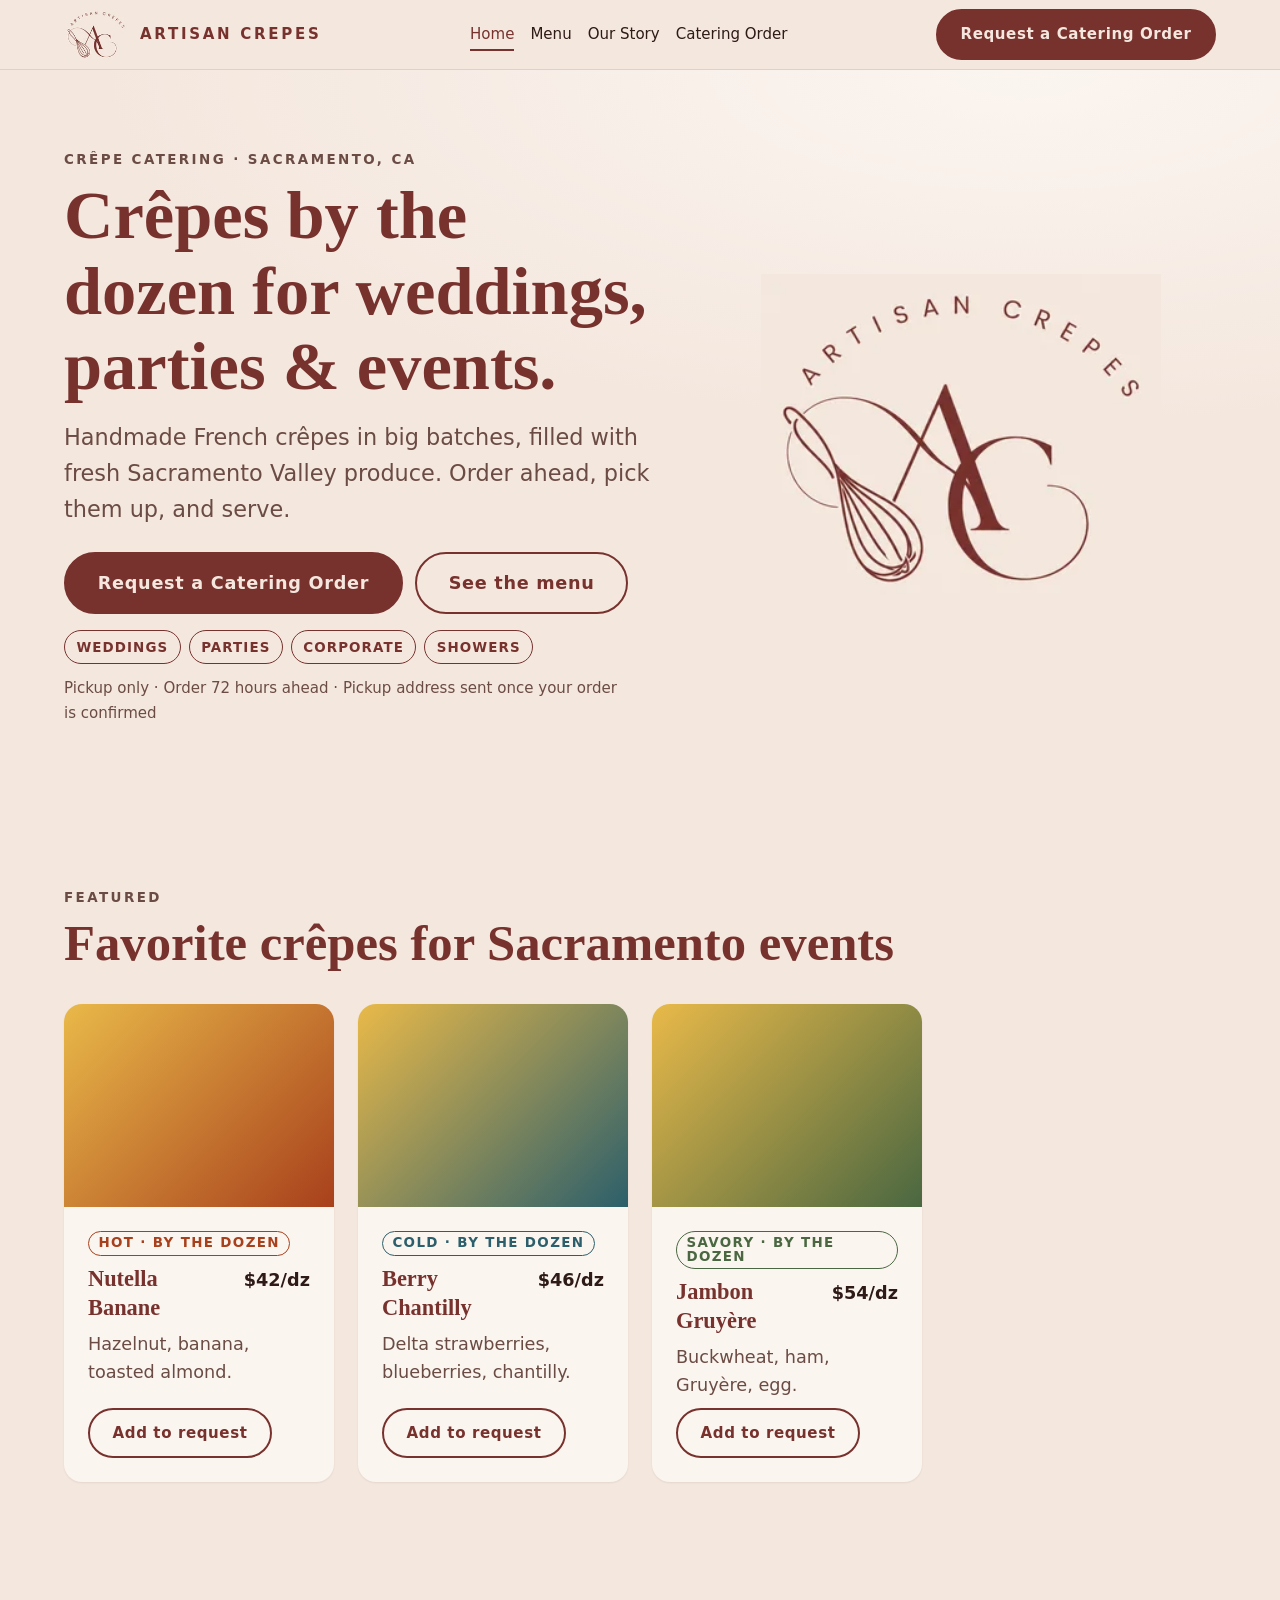
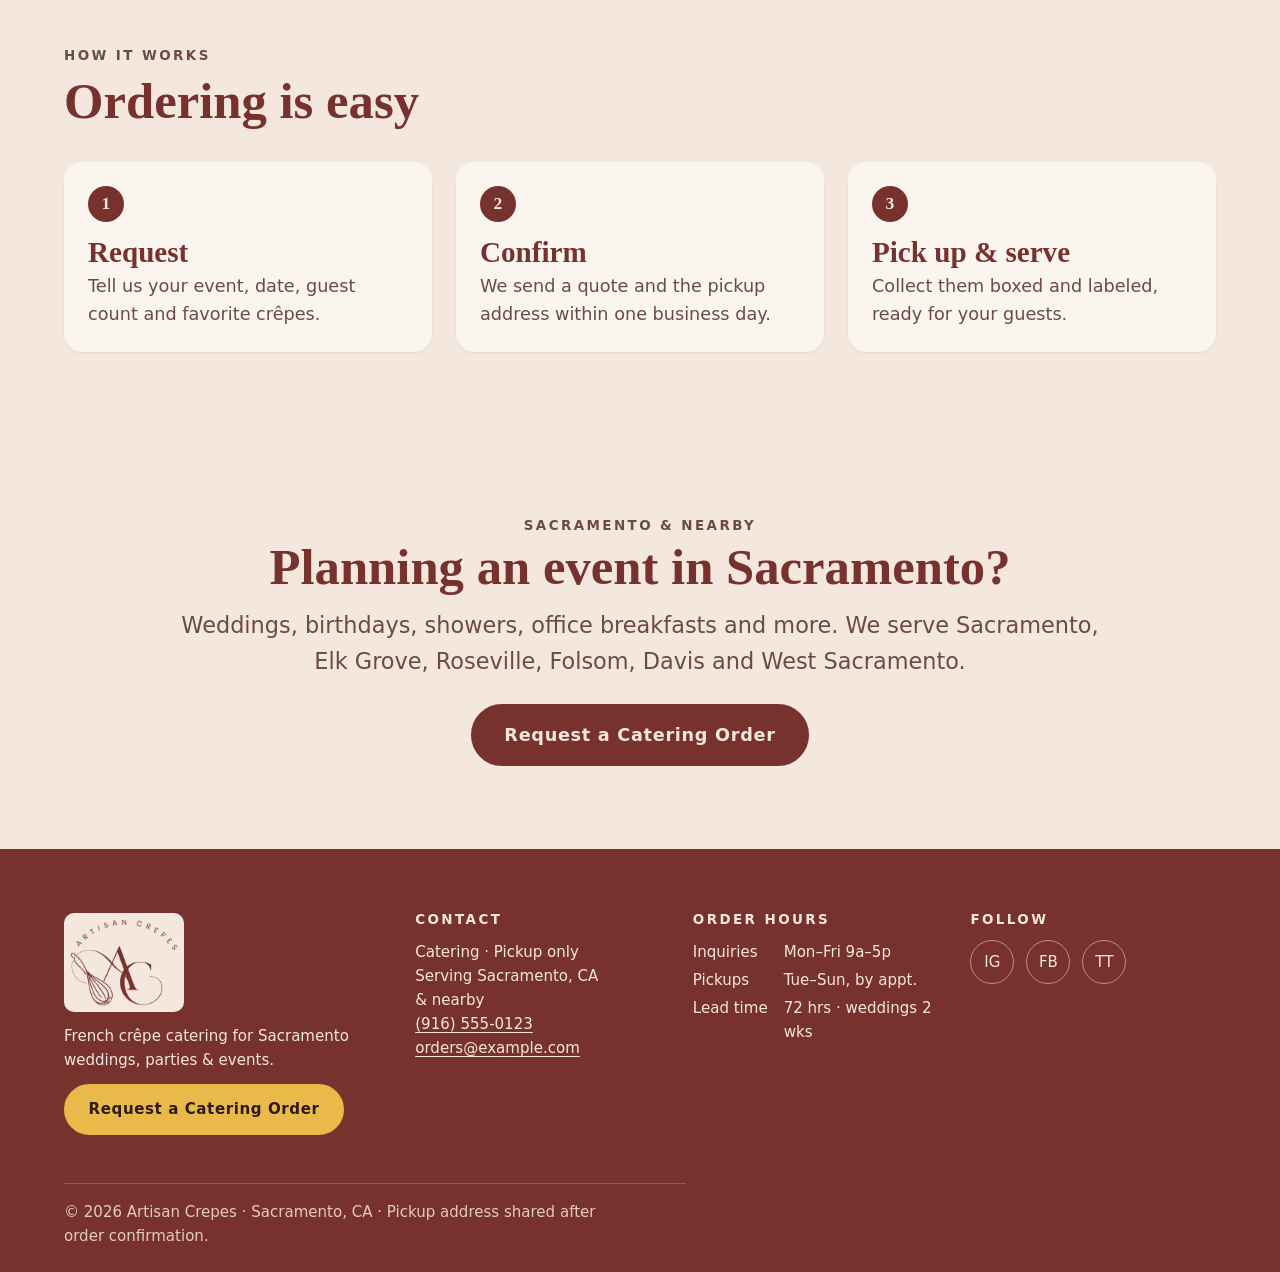
<file: index.html>
<!DOCTYPE html>
<html lang="en">
<head>
<meta charset="utf-8">
<meta name="viewport" content="width=device-width, initial-scale=1">
<title>Crepes Sacramento | Crêpe Catering for Events | Artisan Crepes</title>
<meta name="description" content="Best crepes in Sacramento for weddings, parties &amp; corporate events. Hot, cold &amp; savory crêpes by the dozen. Pickup only. Request a catering order.">
<!-- PLACEHOLDER: replace artisancrepes.example.com with the real domain (also sitemap.xml, robots.txt) -->
<link rel="canonical" href="https://artisancrepes.example.com/">
<meta property="og:type" content="website">
<meta property="og:title" content="Crepes Sacramento | Crêpe Catering for Events | Artisan Crepes">
<meta property="og:description" content="Best crepes in Sacramento for weddings, parties &amp; corporate events. Hot, cold &amp; savory crêpes by the dozen. Pickup only. Request a catering order.">
<meta property="og:url" content="https://artisancrepes.example.com/">
<meta property="og:image" content="https://artisancrepes.example.com/img/logo-full-563.webp">
<meta name="theme-color" content="#78322E">
<link rel="icon" href="/favicon.ico" sizes="any">
<link rel="icon" href="/favicon-32.png" type="image/png">
<link rel="apple-touch-icon" href="/apple-touch-icon.png">
<link rel="preload" as="image" href="/img/logo-mark-320.webp" fetchpriority="high">
<!-- Critical CSS inlined from css/tokens.css + css/base.css (design v1.1) + css/site.css; regenerate with build.py -->
<style>:root {--c-cream: #F4E7DE;--c-paper: #FBF5F0;--c-white: #FFFFFF;--c-wine: #78322E;--c-wine-dark: #5A2220;--c-ink: #2E1A17;--c-cocoa: #6B4C44;--c-hot: #A8401C;--c-cold: #2C5F6B;--c-savory: #4A6741;--c-butter: #E9B949;--c-line: #E3D0C3;--c-focus: #78322E;--accent-hot: var(--c-hot); --accent-cold: var(--c-cold); --accent-savory: var(--c-savory);--z-header: 5; --z-sticky-cta: 8;--sticky-cta-h: 5.5rem;--font-display: "Playfair Display", "Iowan Old Style", "Palatino Linotype", Palatino, "Book Antiqua", Georgia, serif;--font-body: system-ui, -apple-system, "Segoe UI", Roboto, "Helvetica Neue", Arial, sans-serif;--font-label: var(--font-body);--fs-xs: clamp(0.78rem, 0.76rem + 0.1vw, 0.84rem);--fs-sm: clamp(0.875rem, 0.85rem + 0.12vw, 0.94rem);--fs-base: clamp(1rem, 0.96rem + 0.18vw, 1.125rem);--fs-lg: clamp(1.2rem, 1.12rem + 0.35vw, 1.42rem);--fs-xl: clamp(1.44rem, 1.3rem + 0.65vw, 1.9rem);--fs-2xl: clamp(1.73rem, 1.48rem + 1.1vw, 2.53rem);--fs-3xl: clamp(2.07rem, 1.65rem + 1.9vw, 3.37rem);--fs-4xl: clamp(2.49rem, 1.8rem + 3.1vw, 4.5rem);--lh-tight: 1.1; --lh-snug: 1.3; --lh-body: 1.6;--tracking-caps: 0.18em;--sp-1: .25rem; --sp-2: .5rem; --sp-3: .75rem; --sp-4: 1rem; --sp-5: 1.5rem;--sp-6: 2rem; --sp-7: 3rem; --sp-8: 4rem; --sp-9: 6rem;--section-y: clamp(3rem, 2rem + 4vw, 6rem);--gutter: clamp(1rem, 0.5rem + 2.5vw, 2rem);--container: 72rem;--r-sm: 4px; --r-md: 10px; --r-lg: 18px; --r-pill: 999px;--sh-1: 0 1px 2px rgb(46 26 23 / .08);--sh-2: 0 4px 14px rgb(46 26 23 / .10);--sh-3: 0 12px 32px rgb(46 26 23 / .14);--ease: cubic-bezier(.2,.7,.2,1);--dur-fast: 120ms; --dur: 220ms; --dur-slow: 400ms;}@media (prefers-reduced-motion: reduce) { :root { --dur-fast: 0ms; --dur: 0ms; --dur-slow: 0ms; } }*,*::before,*::after{box-sizing:border-box}*{margin:0}html{-webkit-text-size-adjust:100%;text-size-adjust:100%}body{min-height:100vh;background:var(--c-cream);color:var(--c-ink);font:400 var(--fs-base)/var(--lh-body) var(--font-body);-webkit-font-smoothing:antialiased;text-rendering:optimizeLegibility}img,picture,svg,video{display:block;max-width:100%;height:auto}input,button,textarea,select{font:inherit;color:inherit}a{color:var(--c-wine);text-underline-offset:.18em;text-decoration-thickness:1px}a:hover{color:var(--c-wine-dark)}:focus-visible{outline:3px solid var(--c-focus);outline-offset:3px;border-radius:var(--r-sm)}.sr-only{position:absolute;width:1px;height:1px;overflow:hidden;clip:rect(0 0 0 0);white-space:nowrap}.skip{position:absolute;left:-999px}.skip:focus{left:var(--sp-4);top:var(--sp-4);background:var(--c-paper);padding:var(--sp-2) var(--sp-4);z-index:10}h1,h2,h3,h4{font-family:var(--font-display);color:var(--c-wine);line-height:var(--lh-tight);font-weight:600;text-wrap:balance}h1{font-size:var(--fs-4xl)} h2{font-size:var(--fs-3xl)} h3{font-size:var(--fs-xl);line-height:var(--lh-snug)} h4{font-size:var(--fs-lg)}p{max-width:65ch;text-wrap:pretty}.eyebrow{font:600 var(--fs-xs)/1 var(--font-label);letter-spacing:var(--tracking-caps);text-transform:uppercase;color:var(--c-cocoa)}.lead{font-size:var(--fs-lg);color:var(--c-cocoa)}.muted{color:var(--c-cocoa)}* + h2{margin-top:var(--sp-2)}.container{width:min(100% - 2*var(--gutter),var(--container));margin-inline:auto}.section{padding-block:var(--section-y)}.stack>*+*{margin-top:var(--sp-4)}.grid{display:grid;gap:var(--sp-5);grid-template-columns:repeat(auto-fill,minmax(min(100%,16rem),1fr))}.site-header{background:var(--c-cream);border-bottom:1px solid var(--c-line);position:sticky;top:0;z-index:5}.site-header .container{display:flex;align-items:center;justify-content:space-between;gap:var(--sp-4);padding-block:var(--sp-2)}.brand{display:flex;align-items:center;gap:var(--sp-3);text-decoration:none}.brand img{width:64px;height:auto}.brand span{font:600 var(--fs-sm)/1 var(--font-label);letter-spacing:var(--tracking-caps);text-transform:uppercase;color:var(--c-wine)}.nav{display:flex;gap:var(--sp-4);list-style:none;padding:0;font-size:var(--fs-sm)}.nav a{text-decoration:none;color:var(--c-ink);padding:var(--sp-2) 0}.nav a[aria-current]{color:var(--c-wine);box-shadow:inset 0 -2px 0 var(--c-wine)}@media (max-width:47.99em){.nav{display:none}.nav-toggle{display:inline-flex}}@media (min-width:48em){.nav-toggle{display:none}}.btn{display:inline-flex;align-items:center;justify-content:center;gap:var(--sp-2);min-height:44px;padding:.75em 1.5em;border-radius:var(--r-pill);border:2px solid var(--c-wine);background:var(--c-wine);color:var(--c-cream);font-weight:600;font-size:var(--fs-sm);letter-spacing:.04em;text-decoration:none;cursor:pointer;transition:background var(--dur) var(--ease),transform var(--dur-fast) var(--ease),box-shadow var(--dur) var(--ease)}.btn:hover{background:var(--c-wine-dark);border-color:var(--c-wine-dark);color:var(--c-cream);box-shadow:var(--sh-2)}.btn:active{transform:translateY(1px)}.btn--outline{background:transparent;color:var(--c-wine)}.btn--outline:hover{background:var(--c-wine);color:var(--c-cream)}.btn--ghost{background:transparent;border-color:transparent;color:var(--c-wine);text-decoration:underline}.btn--butter{background:var(--c-butter);border-color:var(--c-butter);color:var(--c-ink)}.btn--butter:hover{background:#DDA933;border-color:#DDA933;color:var(--c-ink)}.btn:disabled,.btn[aria-disabled=true]{opacity:.5;pointer-events:none}.hero{padding-block:var(--section-y);background:radial-gradient(120% 80% at 80% 0%,var(--c-paper),var(--c-cream) 60%)}.hero .container{display:grid;gap:var(--sp-6);align-items:center}.hero__mark{width:min(70%,320px);margin-inline:auto}.hero h1{margin-block:var(--sp-3) var(--sp-4)}.hero .actions{display:flex;flex-wrap:wrap;gap:var(--sp-3);margin-top:var(--sp-5)}@media (min-width:64em){.hero .container{grid-template-columns:1.2fr 1fr}.hero__mark{width:100%;max-width:400px}}.media{aspect-ratio:4/3;border-radius:var(--r-md);background:var(--c-line);overflow:hidden}.media img{width:100%;height:100%;object-fit:cover}.card{--accent:var(--c-wine);display:flex;flex-direction:column;background:var(--c-paper);border-radius:var(--r-lg);overflow:hidden;box-shadow:var(--sh-1);transition:box-shadow var(--dur) var(--ease),transform var(--dur) var(--ease)}.card:hover{box-shadow:var(--sh-3);transform:translateY(-2px)}.card .media{border-radius:0}.card__body{padding:var(--sp-5);display:flex;flex-direction:column;gap:var(--sp-2);flex:1}.card__top{display:flex;justify-content:space-between;align-items:baseline;gap:var(--sp-3)}.card h3{font-size:var(--fs-lg)}.price{font-weight:700;color:var(--c-ink);white-space:nowrap}.tag{align-self:flex-start;font:600 var(--fs-xs)/1 var(--font-label);letter-spacing:.1em;text-transform:uppercase;color:var(--accent);border:1px solid currentColor;border-radius:var(--r-pill);padding:.35em .7em}.menu-section{--accent:var(--c-wine);border-top:4px solid var(--accent);padding-top:var(--sp-6);margin-top:var(--sp-7)}.menu-section--hot{--accent:var(--c-hot)}.menu-section--cold{--accent:var(--c-cold)}.menu-section--savory{--accent:var(--c-savory)}.menu-section h2{color:var(--accent);display:flex;align-items:center;gap:var(--sp-3)}.menu-section h2::before{content:"";width:.5em;height:.5em;border-radius:50%;background:var(--accent)}.menu-section .card{--accent:inherit}.menu-list{list-style:none;padding:0;display:grid;gap:0 var(--sp-7)}@media (min-width:48em){.menu-list{grid-template-columns:1fr 1fr}}.menu-item{padding-block:var(--sp-4);border-bottom:1px dashed var(--c-line)}.menu-item__row{display:flex;align-items:baseline;gap:var(--sp-2)}.menu-item__row h3{font-size:var(--fs-lg);color:var(--c-ink)}.menu-item__row::after{content:"";order:1;flex:1;border-bottom:1px dotted var(--c-cocoa);opacity:.5}.menu-item__row .price{order:2}.menu-item p{font-size:var(--fs-sm);color:var(--c-cocoa);margin-top:var(--sp-1)}.diet{font-size:var(--fs-xs);font-weight:600;color:var(--accent);margin-left:var(--sp-2)}.form{display:grid;gap:var(--sp-4);max-width:40rem}@media (min-width:40em){.form .row{display:grid;grid-template-columns:1fr 1fr;gap:var(--sp-4)}}.field{display:grid;gap:var(--sp-1)}.field label{font-weight:600;font-size:var(--fs-sm)}.field .hint{font-size:var(--fs-xs);color:var(--c-cocoa)}.input,.select,.textarea{width:100%;min-height:44px;padding:.7em .9em;background:var(--c-white);border:1.5px solid #A8928A;border-radius:var(--r-md);transition:border-color var(--dur-fast),box-shadow var(--dur-fast)}.textarea{min-height:8rem;resize:vertical}.input:focus,.select:focus,.textarea:focus{outline:none;border-color:var(--c-wine);box-shadow:0 0 0 3px rgb(120 50 46 / .2)}.input:user-invalid,.textarea:user-invalid{border-color:var(--c-hot)}.error{font-size:var(--fs-xs);color:var(--c-hot);font-weight:600}.check{display:flex;gap:var(--sp-2);align-items:center;font-size:var(--fs-sm)}.check input{width:1.15rem;height:1.15rem;accent-color:var(--c-wine)}.hidden{display:none}.site-footer{background:var(--c-wine);color:var(--c-cream);padding-block:var(--sp-8) var(--sp-5);font-size:var(--fs-sm)}.site-footer a{color:var(--c-cream)}.site-footer h2{font-family:var(--font-label);font-size:var(--fs-xs);letter-spacing:var(--tracking-caps);text-transform:uppercase;color:var(--c-cream);margin-bottom:var(--sp-3)}.footer-grid{display:grid;gap:var(--sp-6)}@media (min-width:48em){.footer-grid{grid-template-columns:1.3fr 1fr 1fr 1fr}}.footer-logo{width:120px;border-radius:var(--r-md)}.hours{display:grid;grid-template-columns:auto auto;gap:var(--sp-1) var(--sp-4);justify-content:start}.socials{display:flex;gap:var(--sp-3);list-style:none;padding:0}.socials a{display:inline-grid;place-items:center;width:44px;height:44px;border:1px solid rgb(244 231 222 / .5);border-radius:50%;text-decoration:none}.legal{border-top:1px solid rgb(244 231 222 / .25);margin-top:var(--sp-7);padding-top:var(--sp-4);opacity:.85}.sticky-cta{position:fixed;inset:auto 0 0 0;z-index:8;padding:var(--sp-3) var(--gutter) calc(var(--sp-3) + env(safe-area-inset-bottom));background:rgb(244 231 222 / .96);border-top:1px solid var(--c-line);box-shadow:0 -6px 20px rgb(46 26 23 / .08);backdrop-filter:blur(6px)}.sticky-cta .btn{width:100%}@media (min-width:48em){.sticky-cta{display:none}}@media (max-width:47.99em){body{padding-bottom:5.5rem}}.btn--lg{min-height:52px;font-size:var(--fs-base);padding:.85em 1.8em}.events{display:flex;flex-wrap:wrap;gap:var(--sp-2);list-style:none;padding:0;margin-top:var(--sp-4)}.events li{font-size:var(--fs-xs);font-weight:600;letter-spacing:.08em;text-transform:uppercase;color:var(--c-wine);border:1px solid var(--c-wine);border-radius:var(--r-pill);padding:.4em .85em}.steps{display:grid;gap:var(--sp-5);counter-reset:s;list-style:none;padding:0}@media (min-width:48em){.steps{grid-template-columns:repeat(3,1fr)}}.steps li{counter-increment:s;background:var(--c-paper);border-radius:var(--r-lg);padding:var(--sp-5);box-shadow:var(--sh-1)}.steps li::before{content:counter(s);display:grid;place-items:center;width:2.25rem;height:2.25rem;border-radius:50%;background:var(--c-wine);color:var(--c-cream);font:600 var(--fs-base) var(--font-display);margin-bottom:var(--sp-3)}.notice{background:var(--c-paper);border-left:4px solid var(--c-butter);padding:var(--sp-3) var(--sp-4);border-radius:var(--r-sm);font-size:var(--fs-sm)}.order-form{max-width:48rem;background:var(--c-paper);padding:clamp(1.25rem,1rem + 2vw,2.5rem);border-radius:var(--r-lg);box-shadow:var(--sh-2)}.fieldset{border:0;padding:0;margin:0;display:grid;gap:var(--sp-4)}.fieldset+.fieldset{border-top:1px solid var(--c-line);padding-top:var(--sp-5)}.fieldset legend{font:600 var(--fs-lg)/1.2 var(--font-display);color:var(--c-wine);margin-bottom:var(--sp-3);padding:0}@media (min-width:40em){.row-3{display:grid;grid-template-columns:repeat(3,1fr);gap:var(--sp-4)}}.req{color:var(--c-hot)}.picks{--accent:var(--c-wine);border:1.5px solid var(--c-line);border-top:4px solid var(--accent);border-radius:var(--r-md);padding:var(--sp-4);background:var(--c-white)}.picks--hot{--accent:var(--c-hot)}.picks--cold{--accent:var(--c-cold)}.picks--savory{--accent:var(--c-savory)}.picks legend{font:700 var(--fs-xs)/1 var(--font-label);letter-spacing:var(--tracking-caps);text-transform:uppercase;color:var(--accent);padding:0 var(--sp-2)}.chips{display:flex;flex-wrap:wrap;gap:var(--sp-2);margin-top:var(--sp-2)}.chip-opt{position:relative}.chip-opt input{position:absolute;opacity:0;width:1px;height:1px}.chip-opt span{display:inline-flex;align-items:center;gap:.4em;min-height:44px;padding:.55em 1em;border:1.5px solid var(--accent);border-radius:var(--r-pill);color:var(--accent);font-size:var(--fs-sm);font-weight:600;cursor:pointer;transition:background var(--dur-fast),color var(--dur-fast)}.chip-opt span::before{content:"+";font-weight:700}.chip-opt input:checked+span{background:var(--accent);color:var(--c-white)}.chip-opt input:checked+span::before{content:"✓"}.chip-opt input:focus-visible+span{outline:3px solid var(--c-focus);outline-offset:2px}.form-foot{display:grid;gap:var(--sp-3);justify-items:start}.site-footer .btn--butter{color:var(--c-ink)}.nav-toggle{align-items:center;justify-content:center;min-height:44px;min-width:44px;padding:0 var(--sp-3);background:transparent;border:1.5px solid var(--c-wine);border-radius:var(--r-pill);color:var(--c-wine);font-weight:600;font-size:var(--fs-sm);cursor:pointer}.header-cta{display:none}@media (min-width:48em){.header-cta{display:inline-flex}}@media (max-width:47.99em){.site-header .container{flex-wrap:wrap}.site-header nav{order:3;width:100%}.nav.is-open{display:flex;flex-direction:column;gap:0;padding-bottom:var(--sp-3)}.nav.is-open a{display:block;padding:var(--sp-3) 0;border-top:1px solid var(--c-line)}}.media--hot{background:linear-gradient(135deg,var(--c-butter),var(--c-hot))}.media--cold{background:linear-gradient(135deg,var(--c-butter),var(--c-cold))}.media--savory{background:linear-gradient(135deg,var(--c-butter),var(--c-savory))}.card .btn{align-self:flex-start;margin-top:auto}.section-head{margin-bottom:var(--sp-6)}.section-head .eyebrow+h2,.section-head .eyebrow+h1{margin-top:var(--sp-3)}.center{text-align:center}.center p{margin-inline:auto}.page-hero{padding-block:var(--sp-7) var(--sp-5);background:radial-gradient(120% 80% at 80% 0%,var(--c-paper),var(--c-cream) 60%)}.page-hero h1{margin-block:var(--sp-3)}.jump{display:flex;flex-wrap:wrap;gap:var(--sp-2);list-style:none;padding:0;margin-top:var(--sp-4)}.jump a{display:inline-flex;align-items:center;min-height:44px;padding:0 1em;border:1.5px solid var(--accent);color:var(--accent);border-radius:var(--r-pill);font-weight:600;font-size:var(--fs-sm);text-decoration:none}.menu-section:first-child{margin-top:0}.menu-section .lead{margin-top:var(--sp-2);font-size:var(--fs-base)}.about{display:grid;gap:var(--sp-6);align-items:center}.about img{width:min(80%,360px);margin-inline:auto;border-radius:var(--r-lg)}.about .stack .btn{margin-top:var(--sp-5)}@media (min-width:64em){.about{grid-template-columns:1fr 1.3fr}}.order-form{margin-top:var(--sp-5);margin-inline:auto}.order-wrap .notice{max-width:48rem;margin-inline:auto}@media (prefers-reduced-motion:reduce){*{transition-duration:0s!important;scroll-behavior:auto!important}}</style>
<script type="application/ld+json">
{"@context":"https://schema.org","@type":["Restaurant","LocalBusiness"],"@id":"https://artisancrepes.example.com/#business",
"name":"Artisan Crepes","description":"Handmade hot, cold and savory crêpes made by the dozen for weddings, parties and corporate events. Pickup-only catering in Sacramento, CA.",
"url":"https://artisancrepes.example.com/","image":"https://artisancrepes.example.com/img/logo-full-563.webp","logo":"https://artisancrepes.example.com/img/logo-mark-320.webp",
"telephone":"+19165550123","email":"orders@example.com","servesCuisine":["French","Crêpes"],"priceRange":"$$","acceptsReservations":false,"hasMenu":"https://artisancrepes.example.com/menu.html",
"address":{"@type":"PostalAddress","addressLocality":"Sacramento","addressRegion":"CA","addressCountry":"US"},
"areaServed":[{"@type":"City","name":"Sacramento","containedInPlace":{"@type":"State","name":"California"}},{"@type":"City","name":"Elk Grove"},{"@type":"City","name":"Roseville"},{"@type":"City","name":"Folsom"},{"@type":"City","name":"Davis"},{"@type":"City","name":"West Sacramento"}],
"openingHoursSpecification":[{"@type":"OpeningHoursSpecification","dayOfWeek":["Monday","Tuesday","Wednesday","Thursday","Friday"],"opens":"09:00","closes":"17:00"}],
"sameAs":["https://instagram.com/","https://facebook.com/","https://tiktok.com/"]}
</script>
<!-- PLACEHOLDER: schema uses placeholder domain, phone, email, hours (inquiry hours) and social URLs -->
</head>
<body>
<a class="skip" href="#main">Skip to content</a>
<header class="site-header"><div class="container">
<a class="brand" href="/"><img src="/img/logo-header-120.webp" width="64" height="53" alt=""><span>Artisan Crepes</span></a>
<button type="button" class="nav-toggle" aria-expanded="false" aria-controls="primary-nav">Menu</button>
<nav aria-label="Primary"><ul class="nav" id="primary-nav"><li><a href="/" aria-current="page">Home</a></li><li><a href="/menu.html">Menu</a></li><li><a href="/about.html">Our Story</a></li><li><a href="/order.html">Catering Order</a></li></ul></nav>
<a class="btn header-cta" href="/order.html">Request a Catering Order</a>
</div></header>
<main id="main">
<section class="hero"><div class="container"><div><p class="eyebrow">Crêpe catering · Sacramento, CA</p>
<h1>Crêpes by the dozen for weddings, parties &amp; events.</h1>
<p class="lead">Handmade French crêpes in big batches, filled with fresh Sacramento Valley produce. Order ahead, pick them up, and serve.</p>
<div class="actions"><a class="btn btn--lg" href="/order.html">Request a Catering Order</a><a class="btn btn--outline btn--lg" href="/menu.html">See the menu</a></div>
<ul class="events" role="list" aria-label="We cater"><li>Weddings</li><li>Parties</li><li>Corporate</li><li>Showers</li></ul>
<p class="muted" style="margin-top:var(--sp-3);font-size:var(--fs-sm)">Pickup only · Order 72 hours ahead · Pickup address sent once your order is confirmed</p></div>
<img class="hero__mark" src="/img/logo-mark-320.webp" width="320" height="264" alt="Artisan Crepes monogram with whisk" fetchpriority="high"></div></section>
<div class="container">
<section class="section"><div class="section-head"><p class="eyebrow">Featured</p><h2>Favorite crêpes for Sacramento events</h2></div>
<div class="grid"><article class="card" style="--accent:var(--c-hot)"><div class="media media--hot" role="img" aria-label="Nutella Banane (placeholder image)"></div><div class="card__body"><span class="tag">Hot · by the dozen</span><div class="card__top"><h3>Nutella Banane</h3><span class="price">$42/dz</span></div><p class="muted">Hazelnut, banana, toasted almond.</p><a class="btn btn--outline" href="/order.html">Add to request</a></div></article><article class="card" style="--accent:var(--c-cold)"><div class="media media--cold" role="img" aria-label="Berry Chantilly (placeholder image)"></div><div class="card__body"><span class="tag">Cold · by the dozen</span><div class="card__top"><h3>Berry Chantilly</h3><span class="price">$46/dz</span></div><p class="muted">Delta strawberries, blueberries, chantilly.</p><a class="btn btn--outline" href="/order.html">Add to request</a></div></article><article class="card" style="--accent:var(--c-savory)"><div class="media media--savory" role="img" aria-label="Jambon Gruyère (placeholder image)"></div><div class="card__body"><span class="tag">Savory · by the dozen</span><div class="card__top"><h3>Jambon Gruyère</h3><span class="price">$54/dz</span></div><p class="muted">Buckwheat, ham, Gruyère, egg.</p><a class="btn btn--outline" href="/order.html">Add to request</a></div></article></div></section>
<section class="section"><div class="section-head"><p class="eyebrow">How it works</p><h2>Ordering is easy</h2></div><ol class="steps"><li><h3>Request</h3><p class="muted">Tell us your event, date, guest count and favorite crêpes.</p></li><li><h3>Confirm</h3><p class="muted">We send a quote and the pickup address within one business day.</p></li><li><h3>Pick up &amp; serve</h3><p class="muted">Collect them boxed and labeled, ready for your guests.</p></li></ol></section>
<section class="section center"><p class="eyebrow">Sacramento &amp; nearby</p><h2>Planning an event in Sacramento?</h2>
<p class="lead" style="margin-top:var(--sp-3)">Weddings, birthdays, showers, office breakfasts and more. We serve Sacramento, Elk Grove, Roseville, Folsom, Davis and West Sacramento.</p>
<p style="margin-top:var(--sp-5)"><a class="btn btn--lg" href="/order.html">Request a Catering Order</a></p></section>
</div>
</main>
<footer class="site-footer"><div class="container"><div class="footer-grid">
<div><img class="footer-logo" src="/img/logo-mark-320.webp" width="120" height="99" alt="Artisan Crepes" loading="lazy" decoding="async"><p style="margin-top:var(--sp-3)">French crêpe catering for Sacramento weddings, parties &amp; events.</p><p style="margin-top:var(--sp-3)"><a class="btn btn--butter" href="/order.html">Request a Catering Order</a></p></div>
<div><h2>Contact</h2>
<!-- PLACEHOLDER: phone and email (also in schema on index.html) -->
<p>Catering · Pickup only<br>Serving Sacramento, CA &amp; nearby<br><a href="tel:+19165550123">(916)&nbsp;555&#8209;0123</a><br><a href="mailto:orders@example.com">orders@example.com</a></p></div>
<div><h2>Order hours</h2>
<!-- PLACEHOLDER: hours and lead times (also in schema on index.html) -->
<div class="hours"><span>Inquiries</span><span>Mon–Fri 9a–5p</span><span>Pickups</span><span>Tue–Sun, by appt.</span><span>Lead time</span><span>72 hrs · weddings 2 wks</span></div></div>
<div><h2>Follow</h2>
<!-- PLACEHOLDER: social profile URLs (also sameAs in schema) -->
<ul class="socials"><li><a href="https://instagram.com/" aria-label="Instagram" rel="noopener">IG</a></li><li><a href="https://facebook.com/" aria-label="Facebook" rel="noopener">FB</a></li><li><a href="https://tiktok.com/" aria-label="TikTok" rel="noopener">TT</a></li></ul></div>
</div><p class="legal">© 2026 Artisan Crepes · Sacramento, CA · Pickup address shared after order confirmation.</p></div></footer>
<div class="sticky-cta"><a class="btn btn--lg" href="/order.html">Request a Catering Order</a></div>
<script src="/js/nav.js" defer></script>
</body>
</html>
</file>
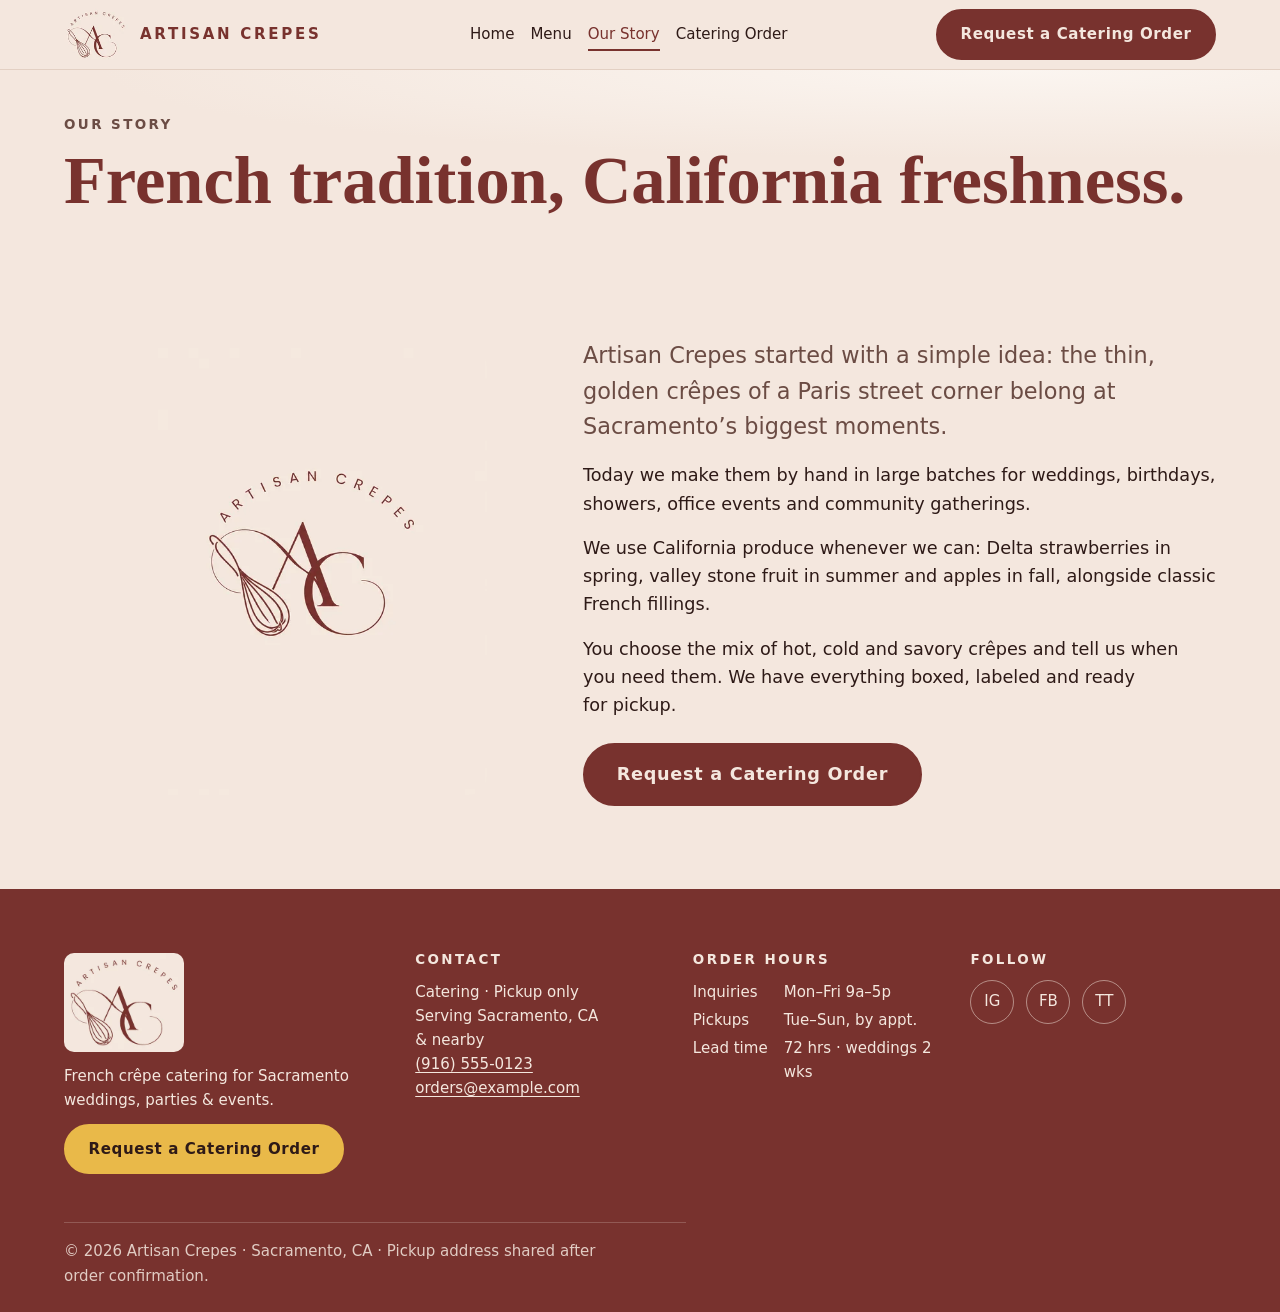
<file: about.html>
<!DOCTYPE html>
<html lang="en">
<head>
<meta charset="utf-8">
<meta name="viewport" content="width=device-width, initial-scale=1">
<title>Our Story | Artisan Crepes Sacramento Crêpe Catering</title>
<meta name="description" content="Artisan Crepes is a Sacramento crêpe kitchen making handmade hot, cold and savory crêpes by the dozen for weddings, parties and events.">
<!-- PLACEHOLDER: replace artisancrepes.example.com with the real domain (also sitemap.xml, robots.txt) -->
<link rel="canonical" href="https://artisancrepes.example.com/about.html">
<meta property="og:type" content="website">
<meta property="og:title" content="Our Story | Artisan Crepes Sacramento Crêpe Catering">
<meta property="og:description" content="Artisan Crepes is a Sacramento crêpe kitchen making handmade hot, cold and savory crêpes by the dozen for weddings, parties and events.">
<meta property="og:url" content="https://artisancrepes.example.com/about.html">
<meta property="og:image" content="https://artisancrepes.example.com/img/logo-full-563.webp">
<meta name="theme-color" content="#78322E">
<link rel="icon" href="/favicon.ico" sizes="any">
<link rel="icon" href="/favicon-32.png" type="image/png">
<link rel="apple-touch-icon" href="/apple-touch-icon.png">
<!-- Critical CSS inlined from css/tokens.css + css/base.css (design v1.1) + css/site.css; regenerate with build.py -->
<style>:root {--c-cream: #F4E7DE;--c-paper: #FBF5F0;--c-white: #FFFFFF;--c-wine: #78322E;--c-wine-dark: #5A2220;--c-ink: #2E1A17;--c-cocoa: #6B4C44;--c-hot: #A8401C;--c-cold: #2C5F6B;--c-savory: #4A6741;--c-butter: #E9B949;--c-line: #E3D0C3;--c-focus: #78322E;--accent-hot: var(--c-hot); --accent-cold: var(--c-cold); --accent-savory: var(--c-savory);--z-header: 5; --z-sticky-cta: 8;--sticky-cta-h: 5.5rem;--font-display: "Playfair Display", "Iowan Old Style", "Palatino Linotype", Palatino, "Book Antiqua", Georgia, serif;--font-body: system-ui, -apple-system, "Segoe UI", Roboto, "Helvetica Neue", Arial, sans-serif;--font-label: var(--font-body);--fs-xs: clamp(0.78rem, 0.76rem + 0.1vw, 0.84rem);--fs-sm: clamp(0.875rem, 0.85rem + 0.12vw, 0.94rem);--fs-base: clamp(1rem, 0.96rem + 0.18vw, 1.125rem);--fs-lg: clamp(1.2rem, 1.12rem + 0.35vw, 1.42rem);--fs-xl: clamp(1.44rem, 1.3rem + 0.65vw, 1.9rem);--fs-2xl: clamp(1.73rem, 1.48rem + 1.1vw, 2.53rem);--fs-3xl: clamp(2.07rem, 1.65rem + 1.9vw, 3.37rem);--fs-4xl: clamp(2.49rem, 1.8rem + 3.1vw, 4.5rem);--lh-tight: 1.1; --lh-snug: 1.3; --lh-body: 1.6;--tracking-caps: 0.18em;--sp-1: .25rem; --sp-2: .5rem; --sp-3: .75rem; --sp-4: 1rem; --sp-5: 1.5rem;--sp-6: 2rem; --sp-7: 3rem; --sp-8: 4rem; --sp-9: 6rem;--section-y: clamp(3rem, 2rem + 4vw, 6rem);--gutter: clamp(1rem, 0.5rem + 2.5vw, 2rem);--container: 72rem;--r-sm: 4px; --r-md: 10px; --r-lg: 18px; --r-pill: 999px;--sh-1: 0 1px 2px rgb(46 26 23 / .08);--sh-2: 0 4px 14px rgb(46 26 23 / .10);--sh-3: 0 12px 32px rgb(46 26 23 / .14);--ease: cubic-bezier(.2,.7,.2,1);--dur-fast: 120ms; --dur: 220ms; --dur-slow: 400ms;}@media (prefers-reduced-motion: reduce) { :root { --dur-fast: 0ms; --dur: 0ms; --dur-slow: 0ms; } }*,*::before,*::after{box-sizing:border-box}*{margin:0}html{-webkit-text-size-adjust:100%;text-size-adjust:100%}body{min-height:100vh;background:var(--c-cream);color:var(--c-ink);font:400 var(--fs-base)/var(--lh-body) var(--font-body);-webkit-font-smoothing:antialiased;text-rendering:optimizeLegibility}img,picture,svg,video{display:block;max-width:100%;height:auto}input,button,textarea,select{font:inherit;color:inherit}a{color:var(--c-wine);text-underline-offset:.18em;text-decoration-thickness:1px}a:hover{color:var(--c-wine-dark)}:focus-visible{outline:3px solid var(--c-focus);outline-offset:3px;border-radius:var(--r-sm)}.sr-only{position:absolute;width:1px;height:1px;overflow:hidden;clip:rect(0 0 0 0);white-space:nowrap}.skip{position:absolute;left:-999px}.skip:focus{left:var(--sp-4);top:var(--sp-4);background:var(--c-paper);padding:var(--sp-2) var(--sp-4);z-index:10}h1,h2,h3,h4{font-family:var(--font-display);color:var(--c-wine);line-height:var(--lh-tight);font-weight:600;text-wrap:balance}h1{font-size:var(--fs-4xl)} h2{font-size:var(--fs-3xl)} h3{font-size:var(--fs-xl);line-height:var(--lh-snug)} h4{font-size:var(--fs-lg)}p{max-width:65ch;text-wrap:pretty}.eyebrow{font:600 var(--fs-xs)/1 var(--font-label);letter-spacing:var(--tracking-caps);text-transform:uppercase;color:var(--c-cocoa)}.lead{font-size:var(--fs-lg);color:var(--c-cocoa)}.muted{color:var(--c-cocoa)}* + h2{margin-top:var(--sp-2)}.container{width:min(100% - 2*var(--gutter),var(--container));margin-inline:auto}.section{padding-block:var(--section-y)}.stack>*+*{margin-top:var(--sp-4)}.grid{display:grid;gap:var(--sp-5);grid-template-columns:repeat(auto-fill,minmax(min(100%,16rem),1fr))}.site-header{background:var(--c-cream);border-bottom:1px solid var(--c-line);position:sticky;top:0;z-index:5}.site-header .container{display:flex;align-items:center;justify-content:space-between;gap:var(--sp-4);padding-block:var(--sp-2)}.brand{display:flex;align-items:center;gap:var(--sp-3);text-decoration:none}.brand img{width:64px;height:auto}.brand span{font:600 var(--fs-sm)/1 var(--font-label);letter-spacing:var(--tracking-caps);text-transform:uppercase;color:var(--c-wine)}.nav{display:flex;gap:var(--sp-4);list-style:none;padding:0;font-size:var(--fs-sm)}.nav a{text-decoration:none;color:var(--c-ink);padding:var(--sp-2) 0}.nav a[aria-current]{color:var(--c-wine);box-shadow:inset 0 -2px 0 var(--c-wine)}@media (max-width:47.99em){.nav{display:none}.nav-toggle{display:inline-flex}}@media (min-width:48em){.nav-toggle{display:none}}.btn{display:inline-flex;align-items:center;justify-content:center;gap:var(--sp-2);min-height:44px;padding:.75em 1.5em;border-radius:var(--r-pill);border:2px solid var(--c-wine);background:var(--c-wine);color:var(--c-cream);font-weight:600;font-size:var(--fs-sm);letter-spacing:.04em;text-decoration:none;cursor:pointer;transition:background var(--dur) var(--ease),transform var(--dur-fast) var(--ease),box-shadow var(--dur) var(--ease)}.btn:hover{background:var(--c-wine-dark);border-color:var(--c-wine-dark);color:var(--c-cream);box-shadow:var(--sh-2)}.btn:active{transform:translateY(1px)}.btn--outline{background:transparent;color:var(--c-wine)}.btn--outline:hover{background:var(--c-wine);color:var(--c-cream)}.btn--ghost{background:transparent;border-color:transparent;color:var(--c-wine);text-decoration:underline}.btn--butter{background:var(--c-butter);border-color:var(--c-butter);color:var(--c-ink)}.btn--butter:hover{background:#DDA933;border-color:#DDA933;color:var(--c-ink)}.btn:disabled,.btn[aria-disabled=true]{opacity:.5;pointer-events:none}.hero{padding-block:var(--section-y);background:radial-gradient(120% 80% at 80% 0%,var(--c-paper),var(--c-cream) 60%)}.hero .container{display:grid;gap:var(--sp-6);align-items:center}.hero__mark{width:min(70%,320px);margin-inline:auto}.hero h1{margin-block:var(--sp-3) var(--sp-4)}.hero .actions{display:flex;flex-wrap:wrap;gap:var(--sp-3);margin-top:var(--sp-5)}@media (min-width:64em){.hero .container{grid-template-columns:1.2fr 1fr}.hero__mark{width:100%;max-width:400px}}.media{aspect-ratio:4/3;border-radius:var(--r-md);background:var(--c-line);overflow:hidden}.media img{width:100%;height:100%;object-fit:cover}.card{--accent:var(--c-wine);display:flex;flex-direction:column;background:var(--c-paper);border-radius:var(--r-lg);overflow:hidden;box-shadow:var(--sh-1);transition:box-shadow var(--dur) var(--ease),transform var(--dur) var(--ease)}.card:hover{box-shadow:var(--sh-3);transform:translateY(-2px)}.card .media{border-radius:0}.card__body{padding:var(--sp-5);display:flex;flex-direction:column;gap:var(--sp-2);flex:1}.card__top{display:flex;justify-content:space-between;align-items:baseline;gap:var(--sp-3)}.card h3{font-size:var(--fs-lg)}.price{font-weight:700;color:var(--c-ink);white-space:nowrap}.tag{align-self:flex-start;font:600 var(--fs-xs)/1 var(--font-label);letter-spacing:.1em;text-transform:uppercase;color:var(--accent);border:1px solid currentColor;border-radius:var(--r-pill);padding:.35em .7em}.menu-section{--accent:var(--c-wine);border-top:4px solid var(--accent);padding-top:var(--sp-6);margin-top:var(--sp-7)}.menu-section--hot{--accent:var(--c-hot)}.menu-section--cold{--accent:var(--c-cold)}.menu-section--savory{--accent:var(--c-savory)}.menu-section h2{color:var(--accent);display:flex;align-items:center;gap:var(--sp-3)}.menu-section h2::before{content:"";width:.5em;height:.5em;border-radius:50%;background:var(--accent)}.menu-section .card{--accent:inherit}.menu-list{list-style:none;padding:0;display:grid;gap:0 var(--sp-7)}@media (min-width:48em){.menu-list{grid-template-columns:1fr 1fr}}.menu-item{padding-block:var(--sp-4);border-bottom:1px dashed var(--c-line)}.menu-item__row{display:flex;align-items:baseline;gap:var(--sp-2)}.menu-item__row h3{font-size:var(--fs-lg);color:var(--c-ink)}.menu-item__row::after{content:"";order:1;flex:1;border-bottom:1px dotted var(--c-cocoa);opacity:.5}.menu-item__row .price{order:2}.menu-item p{font-size:var(--fs-sm);color:var(--c-cocoa);margin-top:var(--sp-1)}.diet{font-size:var(--fs-xs);font-weight:600;color:var(--accent);margin-left:var(--sp-2)}.form{display:grid;gap:var(--sp-4);max-width:40rem}@media (min-width:40em){.form .row{display:grid;grid-template-columns:1fr 1fr;gap:var(--sp-4)}}.field{display:grid;gap:var(--sp-1)}.field label{font-weight:600;font-size:var(--fs-sm)}.field .hint{font-size:var(--fs-xs);color:var(--c-cocoa)}.input,.select,.textarea{width:100%;min-height:44px;padding:.7em .9em;background:var(--c-white);border:1.5px solid #A8928A;border-radius:var(--r-md);transition:border-color var(--dur-fast),box-shadow var(--dur-fast)}.textarea{min-height:8rem;resize:vertical}.input:focus,.select:focus,.textarea:focus{outline:none;border-color:var(--c-wine);box-shadow:0 0 0 3px rgb(120 50 46 / .2)}.input:user-invalid,.textarea:user-invalid{border-color:var(--c-hot)}.error{font-size:var(--fs-xs);color:var(--c-hot);font-weight:600}.check{display:flex;gap:var(--sp-2);align-items:center;font-size:var(--fs-sm)}.check input{width:1.15rem;height:1.15rem;accent-color:var(--c-wine)}.hidden{display:none}.site-footer{background:var(--c-wine);color:var(--c-cream);padding-block:var(--sp-8) var(--sp-5);font-size:var(--fs-sm)}.site-footer a{color:var(--c-cream)}.site-footer h2{font-family:var(--font-label);font-size:var(--fs-xs);letter-spacing:var(--tracking-caps);text-transform:uppercase;color:var(--c-cream);margin-bottom:var(--sp-3)}.footer-grid{display:grid;gap:var(--sp-6)}@media (min-width:48em){.footer-grid{grid-template-columns:1.3fr 1fr 1fr 1fr}}.footer-logo{width:120px;border-radius:var(--r-md)}.hours{display:grid;grid-template-columns:auto auto;gap:var(--sp-1) var(--sp-4);justify-content:start}.socials{display:flex;gap:var(--sp-3);list-style:none;padding:0}.socials a{display:inline-grid;place-items:center;width:44px;height:44px;border:1px solid rgb(244 231 222 / .5);border-radius:50%;text-decoration:none}.legal{border-top:1px solid rgb(244 231 222 / .25);margin-top:var(--sp-7);padding-top:var(--sp-4);opacity:.85}.sticky-cta{position:fixed;inset:auto 0 0 0;z-index:8;padding:var(--sp-3) var(--gutter) calc(var(--sp-3) + env(safe-area-inset-bottom));background:rgb(244 231 222 / .96);border-top:1px solid var(--c-line);box-shadow:0 -6px 20px rgb(46 26 23 / .08);backdrop-filter:blur(6px)}.sticky-cta .btn{width:100%}@media (min-width:48em){.sticky-cta{display:none}}@media (max-width:47.99em){body{padding-bottom:5.5rem}}.btn--lg{min-height:52px;font-size:var(--fs-base);padding:.85em 1.8em}.events{display:flex;flex-wrap:wrap;gap:var(--sp-2);list-style:none;padding:0;margin-top:var(--sp-4)}.events li{font-size:var(--fs-xs);font-weight:600;letter-spacing:.08em;text-transform:uppercase;color:var(--c-wine);border:1px solid var(--c-wine);border-radius:var(--r-pill);padding:.4em .85em}.steps{display:grid;gap:var(--sp-5);counter-reset:s;list-style:none;padding:0}@media (min-width:48em){.steps{grid-template-columns:repeat(3,1fr)}}.steps li{counter-increment:s;background:var(--c-paper);border-radius:var(--r-lg);padding:var(--sp-5);box-shadow:var(--sh-1)}.steps li::before{content:counter(s);display:grid;place-items:center;width:2.25rem;height:2.25rem;border-radius:50%;background:var(--c-wine);color:var(--c-cream);font:600 var(--fs-base) var(--font-display);margin-bottom:var(--sp-3)}.notice{background:var(--c-paper);border-left:4px solid var(--c-butter);padding:var(--sp-3) var(--sp-4);border-radius:var(--r-sm);font-size:var(--fs-sm)}.order-form{max-width:48rem;background:var(--c-paper);padding:clamp(1.25rem,1rem + 2vw,2.5rem);border-radius:var(--r-lg);box-shadow:var(--sh-2)}.fieldset{border:0;padding:0;margin:0;display:grid;gap:var(--sp-4)}.fieldset+.fieldset{border-top:1px solid var(--c-line);padding-top:var(--sp-5)}.fieldset legend{font:600 var(--fs-lg)/1.2 var(--font-display);color:var(--c-wine);margin-bottom:var(--sp-3);padding:0}@media (min-width:40em){.row-3{display:grid;grid-template-columns:repeat(3,1fr);gap:var(--sp-4)}}.req{color:var(--c-hot)}.picks{--accent:var(--c-wine);border:1.5px solid var(--c-line);border-top:4px solid var(--accent);border-radius:var(--r-md);padding:var(--sp-4);background:var(--c-white)}.picks--hot{--accent:var(--c-hot)}.picks--cold{--accent:var(--c-cold)}.picks--savory{--accent:var(--c-savory)}.picks legend{font:700 var(--fs-xs)/1 var(--font-label);letter-spacing:var(--tracking-caps);text-transform:uppercase;color:var(--accent);padding:0 var(--sp-2)}.chips{display:flex;flex-wrap:wrap;gap:var(--sp-2);margin-top:var(--sp-2)}.chip-opt{position:relative}.chip-opt input{position:absolute;opacity:0;width:1px;height:1px}.chip-opt span{display:inline-flex;align-items:center;gap:.4em;min-height:44px;padding:.55em 1em;border:1.5px solid var(--accent);border-radius:var(--r-pill);color:var(--accent);font-size:var(--fs-sm);font-weight:600;cursor:pointer;transition:background var(--dur-fast),color var(--dur-fast)}.chip-opt span::before{content:"+";font-weight:700}.chip-opt input:checked+span{background:var(--accent);color:var(--c-white)}.chip-opt input:checked+span::before{content:"✓"}.chip-opt input:focus-visible+span{outline:3px solid var(--c-focus);outline-offset:2px}.form-foot{display:grid;gap:var(--sp-3);justify-items:start}.site-footer .btn--butter{color:var(--c-ink)}.nav-toggle{align-items:center;justify-content:center;min-height:44px;min-width:44px;padding:0 var(--sp-3);background:transparent;border:1.5px solid var(--c-wine);border-radius:var(--r-pill);color:var(--c-wine);font-weight:600;font-size:var(--fs-sm);cursor:pointer}.header-cta{display:none}@media (min-width:48em){.header-cta{display:inline-flex}}@media (max-width:47.99em){.site-header .container{flex-wrap:wrap}.site-header nav{order:3;width:100%}.nav.is-open{display:flex;flex-direction:column;gap:0;padding-bottom:var(--sp-3)}.nav.is-open a{display:block;padding:var(--sp-3) 0;border-top:1px solid var(--c-line)}}.media--hot{background:linear-gradient(135deg,var(--c-butter),var(--c-hot))}.media--cold{background:linear-gradient(135deg,var(--c-butter),var(--c-cold))}.media--savory{background:linear-gradient(135deg,var(--c-butter),var(--c-savory))}.card .btn{align-self:flex-start;margin-top:auto}.section-head{margin-bottom:var(--sp-6)}.section-head .eyebrow+h2,.section-head .eyebrow+h1{margin-top:var(--sp-3)}.center{text-align:center}.center p{margin-inline:auto}.page-hero{padding-block:var(--sp-7) var(--sp-5);background:radial-gradient(120% 80% at 80% 0%,var(--c-paper),var(--c-cream) 60%)}.page-hero h1{margin-block:var(--sp-3)}.jump{display:flex;flex-wrap:wrap;gap:var(--sp-2);list-style:none;padding:0;margin-top:var(--sp-4)}.jump a{display:inline-flex;align-items:center;min-height:44px;padding:0 1em;border:1.5px solid var(--accent);color:var(--accent);border-radius:var(--r-pill);font-weight:600;font-size:var(--fs-sm);text-decoration:none}.menu-section:first-child{margin-top:0}.menu-section .lead{margin-top:var(--sp-2);font-size:var(--fs-base)}.about{display:grid;gap:var(--sp-6);align-items:center}.about img{width:min(80%,360px);margin-inline:auto;border-radius:var(--r-lg)}.about .stack .btn{margin-top:var(--sp-5)}@media (min-width:64em){.about{grid-template-columns:1fr 1.3fr}}.order-form{margin-top:var(--sp-5);margin-inline:auto}.order-wrap .notice{max-width:48rem;margin-inline:auto}@media (prefers-reduced-motion:reduce){*{transition-duration:0s!important;scroll-behavior:auto!important}}</style>
</head>
<body>
<a class="skip" href="#main">Skip to content</a>
<header class="site-header"><div class="container">
<a class="brand" href="/"><img src="/img/logo-header-120.webp" width="64" height="53" alt=""><span>Artisan Crepes</span></a>
<button type="button" class="nav-toggle" aria-expanded="false" aria-controls="primary-nav">Menu</button>
<nav aria-label="Primary"><ul class="nav" id="primary-nav"><li><a href="/">Home</a></li><li><a href="/menu.html">Menu</a></li><li><a href="/about.html" aria-current="page">Our Story</a></li><li><a href="/order.html">Catering Order</a></li></ul></nav>
<a class="btn header-cta" href="/order.html">Request a Catering Order</a>
</div></header>
<main id="main">
<section class="page-hero"><div class="container"><p class="eyebrow">Our story</p><h1>French tradition, California freshness.</h1></div></section>
<div class="container section about">
<!-- PLACEHOLDER: story copy; swap the logo for a real kitchen photo (WebP, width/height, lazy) -->
<img src="/img/logo-full-563.webp" width="563" height="698" alt="Artisan Crepes logo" loading="lazy" decoding="async">
<div class="stack">
<p class="lead">Artisan Crepes started with a simple idea: the thin, golden crêpes of a Paris street corner belong at Sacramento’s biggest moments.</p>
<p>Today we make them by hand in large batches for weddings, birthdays, showers, office events and community gatherings.</p>
<p>We use California produce whenever we can: Delta strawberries in spring, valley stone fruit in summer and apples in fall, alongside classic French fillings.</p>
<p>You choose the mix of hot, cold and savory crêpes and tell us when you need them. We have everything boxed, labeled and ready for pickup.</p>
<a class="btn btn--lg" href="/order.html">Request a Catering Order</a></div></div>
</main>
<footer class="site-footer"><div class="container"><div class="footer-grid">
<div><img class="footer-logo" src="/img/logo-mark-320.webp" width="120" height="99" alt="Artisan Crepes" loading="lazy" decoding="async"><p style="margin-top:var(--sp-3)">French crêpe catering for Sacramento weddings, parties &amp; events.</p><p style="margin-top:var(--sp-3)"><a class="btn btn--butter" href="/order.html">Request a Catering Order</a></p></div>
<div><h2>Contact</h2>
<!-- PLACEHOLDER: phone and email (also in schema on index.html) -->
<p>Catering · Pickup only<br>Serving Sacramento, CA &amp; nearby<br><a href="tel:+19165550123">(916)&nbsp;555&#8209;0123</a><br><a href="mailto:orders@example.com">orders@example.com</a></p></div>
<div><h2>Order hours</h2>
<!-- PLACEHOLDER: hours and lead times (also in schema on index.html) -->
<div class="hours"><span>Inquiries</span><span>Mon–Fri 9a–5p</span><span>Pickups</span><span>Tue–Sun, by appt.</span><span>Lead time</span><span>72 hrs · weddings 2 wks</span></div></div>
<div><h2>Follow</h2>
<!-- PLACEHOLDER: social profile URLs (also sameAs in schema) -->
<ul class="socials"><li><a href="https://instagram.com/" aria-label="Instagram" rel="noopener">IG</a></li><li><a href="https://facebook.com/" aria-label="Facebook" rel="noopener">FB</a></li><li><a href="https://tiktok.com/" aria-label="TikTok" rel="noopener">TT</a></li></ul></div>
</div><p class="legal">© 2026 Artisan Crepes · Sacramento, CA · Pickup address shared after order confirmation.</p></div></footer>
<div class="sticky-cta"><a class="btn btn--lg" href="/order.html">Request a Catering Order</a></div>
<script src="/js/nav.js" defer></script>
</body>
</html>
</file>
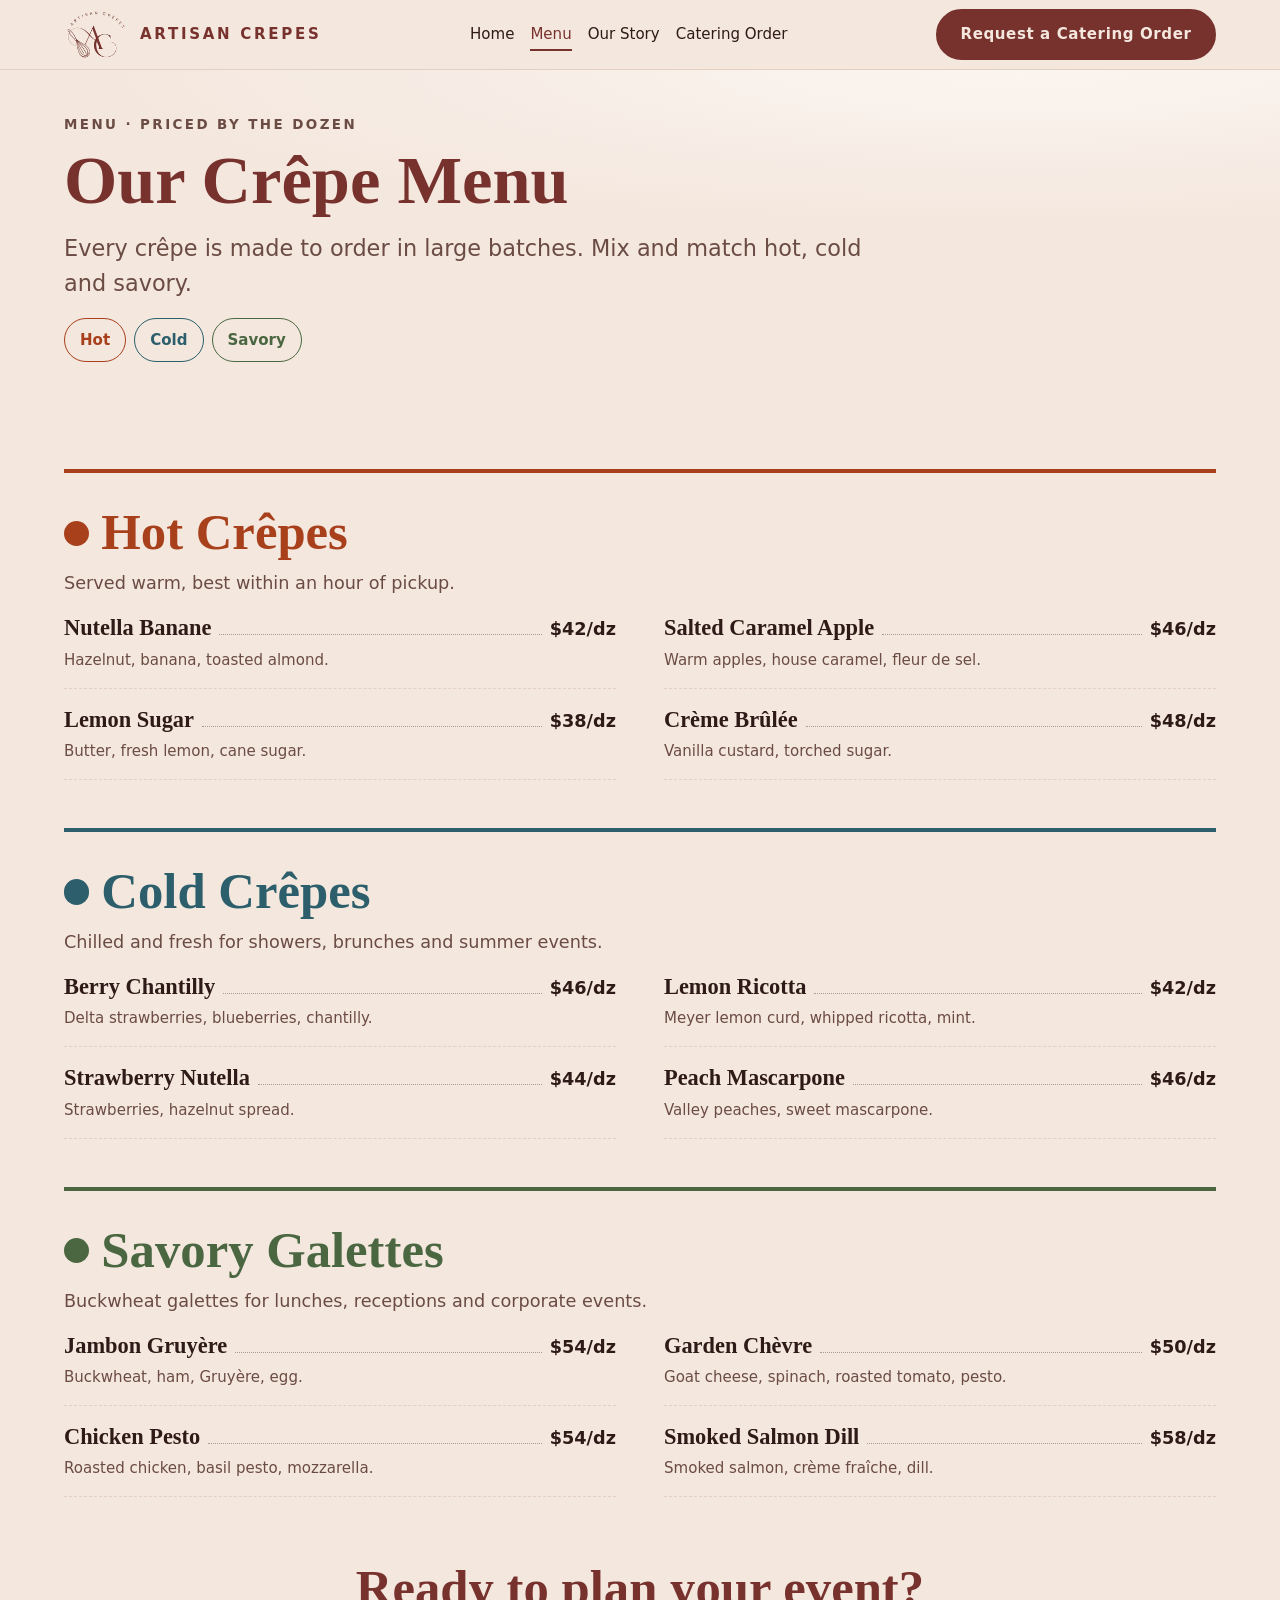
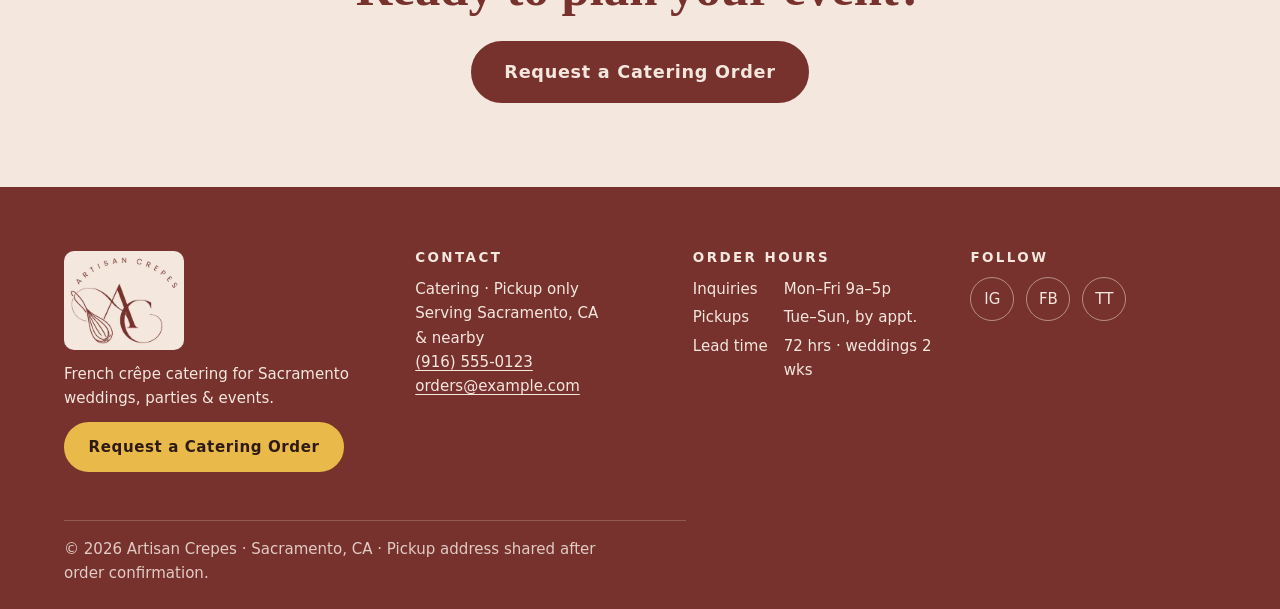
<file: menu.html>
<!DOCTYPE html>
<html lang="en">
<head>
<meta charset="utf-8">
<meta name="viewport" content="width=device-width, initial-scale=1">
<title>Crepe Menu Sacramento | Hot, Cold &amp; Savory Crêpes</title>
<meta name="description" content="Crêpe catering menu in Sacramento: hot crêpes, cold crêpes and savory galettes, priced by the dozen for parties, weddings and events.">
<!-- PLACEHOLDER: replace artisancrepes.example.com with the real domain (also sitemap.xml, robots.txt) -->
<link rel="canonical" href="https://artisancrepes.example.com/menu.html">
<meta property="og:type" content="website">
<meta property="og:title" content="Crepe Menu Sacramento | Hot, Cold &amp; Savory Crêpes">
<meta property="og:description" content="Crêpe catering menu in Sacramento: hot crêpes, cold crêpes and savory galettes, priced by the dozen for parties, weddings and events.">
<meta property="og:url" content="https://artisancrepes.example.com/menu.html">
<meta property="og:image" content="https://artisancrepes.example.com/img/logo-full-563.webp">
<meta name="theme-color" content="#78322E">
<link rel="icon" href="/favicon.ico" sizes="any">
<link rel="icon" href="/favicon-32.png" type="image/png">
<link rel="apple-touch-icon" href="/apple-touch-icon.png">
<!-- Critical CSS inlined from css/tokens.css + css/base.css (design v1.1) + css/site.css; regenerate with build.py -->
<style>:root {--c-cream: #F4E7DE;--c-paper: #FBF5F0;--c-white: #FFFFFF;--c-wine: #78322E;--c-wine-dark: #5A2220;--c-ink: #2E1A17;--c-cocoa: #6B4C44;--c-hot: #A8401C;--c-cold: #2C5F6B;--c-savory: #4A6741;--c-butter: #E9B949;--c-line: #E3D0C3;--c-focus: #78322E;--accent-hot: var(--c-hot); --accent-cold: var(--c-cold); --accent-savory: var(--c-savory);--z-header: 5; --z-sticky-cta: 8;--sticky-cta-h: 5.5rem;--font-display: "Playfair Display", "Iowan Old Style", "Palatino Linotype", Palatino, "Book Antiqua", Georgia, serif;--font-body: system-ui, -apple-system, "Segoe UI", Roboto, "Helvetica Neue", Arial, sans-serif;--font-label: var(--font-body);--fs-xs: clamp(0.78rem, 0.76rem + 0.1vw, 0.84rem);--fs-sm: clamp(0.875rem, 0.85rem + 0.12vw, 0.94rem);--fs-base: clamp(1rem, 0.96rem + 0.18vw, 1.125rem);--fs-lg: clamp(1.2rem, 1.12rem + 0.35vw, 1.42rem);--fs-xl: clamp(1.44rem, 1.3rem + 0.65vw, 1.9rem);--fs-2xl: clamp(1.73rem, 1.48rem + 1.1vw, 2.53rem);--fs-3xl: clamp(2.07rem, 1.65rem + 1.9vw, 3.37rem);--fs-4xl: clamp(2.49rem, 1.8rem + 3.1vw, 4.5rem);--lh-tight: 1.1; --lh-snug: 1.3; --lh-body: 1.6;--tracking-caps: 0.18em;--sp-1: .25rem; --sp-2: .5rem; --sp-3: .75rem; --sp-4: 1rem; --sp-5: 1.5rem;--sp-6: 2rem; --sp-7: 3rem; --sp-8: 4rem; --sp-9: 6rem;--section-y: clamp(3rem, 2rem + 4vw, 6rem);--gutter: clamp(1rem, 0.5rem + 2.5vw, 2rem);--container: 72rem;--r-sm: 4px; --r-md: 10px; --r-lg: 18px; --r-pill: 999px;--sh-1: 0 1px 2px rgb(46 26 23 / .08);--sh-2: 0 4px 14px rgb(46 26 23 / .10);--sh-3: 0 12px 32px rgb(46 26 23 / .14);--ease: cubic-bezier(.2,.7,.2,1);--dur-fast: 120ms; --dur: 220ms; --dur-slow: 400ms;}@media (prefers-reduced-motion: reduce) { :root { --dur-fast: 0ms; --dur: 0ms; --dur-slow: 0ms; } }*,*::before,*::after{box-sizing:border-box}*{margin:0}html{-webkit-text-size-adjust:100%;text-size-adjust:100%}body{min-height:100vh;background:var(--c-cream);color:var(--c-ink);font:400 var(--fs-base)/var(--lh-body) var(--font-body);-webkit-font-smoothing:antialiased;text-rendering:optimizeLegibility}img,picture,svg,video{display:block;max-width:100%;height:auto}input,button,textarea,select{font:inherit;color:inherit}a{color:var(--c-wine);text-underline-offset:.18em;text-decoration-thickness:1px}a:hover{color:var(--c-wine-dark)}:focus-visible{outline:3px solid var(--c-focus);outline-offset:3px;border-radius:var(--r-sm)}.sr-only{position:absolute;width:1px;height:1px;overflow:hidden;clip:rect(0 0 0 0);white-space:nowrap}.skip{position:absolute;left:-999px}.skip:focus{left:var(--sp-4);top:var(--sp-4);background:var(--c-paper);padding:var(--sp-2) var(--sp-4);z-index:10}h1,h2,h3,h4{font-family:var(--font-display);color:var(--c-wine);line-height:var(--lh-tight);font-weight:600;text-wrap:balance}h1{font-size:var(--fs-4xl)} h2{font-size:var(--fs-3xl)} h3{font-size:var(--fs-xl);line-height:var(--lh-snug)} h4{font-size:var(--fs-lg)}p{max-width:65ch;text-wrap:pretty}.eyebrow{font:600 var(--fs-xs)/1 var(--font-label);letter-spacing:var(--tracking-caps);text-transform:uppercase;color:var(--c-cocoa)}.lead{font-size:var(--fs-lg);color:var(--c-cocoa)}.muted{color:var(--c-cocoa)}* + h2{margin-top:var(--sp-2)}.container{width:min(100% - 2*var(--gutter),var(--container));margin-inline:auto}.section{padding-block:var(--section-y)}.stack>*+*{margin-top:var(--sp-4)}.grid{display:grid;gap:var(--sp-5);grid-template-columns:repeat(auto-fill,minmax(min(100%,16rem),1fr))}.site-header{background:var(--c-cream);border-bottom:1px solid var(--c-line);position:sticky;top:0;z-index:5}.site-header .container{display:flex;align-items:center;justify-content:space-between;gap:var(--sp-4);padding-block:var(--sp-2)}.brand{display:flex;align-items:center;gap:var(--sp-3);text-decoration:none}.brand img{width:64px;height:auto}.brand span{font:600 var(--fs-sm)/1 var(--font-label);letter-spacing:var(--tracking-caps);text-transform:uppercase;color:var(--c-wine)}.nav{display:flex;gap:var(--sp-4);list-style:none;padding:0;font-size:var(--fs-sm)}.nav a{text-decoration:none;color:var(--c-ink);padding:var(--sp-2) 0}.nav a[aria-current]{color:var(--c-wine);box-shadow:inset 0 -2px 0 var(--c-wine)}@media (max-width:47.99em){.nav{display:none}.nav-toggle{display:inline-flex}}@media (min-width:48em){.nav-toggle{display:none}}.btn{display:inline-flex;align-items:center;justify-content:center;gap:var(--sp-2);min-height:44px;padding:.75em 1.5em;border-radius:var(--r-pill);border:2px solid var(--c-wine);background:var(--c-wine);color:var(--c-cream);font-weight:600;font-size:var(--fs-sm);letter-spacing:.04em;text-decoration:none;cursor:pointer;transition:background var(--dur) var(--ease),transform var(--dur-fast) var(--ease),box-shadow var(--dur) var(--ease)}.btn:hover{background:var(--c-wine-dark);border-color:var(--c-wine-dark);color:var(--c-cream);box-shadow:var(--sh-2)}.btn:active{transform:translateY(1px)}.btn--outline{background:transparent;color:var(--c-wine)}.btn--outline:hover{background:var(--c-wine);color:var(--c-cream)}.btn--ghost{background:transparent;border-color:transparent;color:var(--c-wine);text-decoration:underline}.btn--butter{background:var(--c-butter);border-color:var(--c-butter);color:var(--c-ink)}.btn--butter:hover{background:#DDA933;border-color:#DDA933;color:var(--c-ink)}.btn:disabled,.btn[aria-disabled=true]{opacity:.5;pointer-events:none}.hero{padding-block:var(--section-y);background:radial-gradient(120% 80% at 80% 0%,var(--c-paper),var(--c-cream) 60%)}.hero .container{display:grid;gap:var(--sp-6);align-items:center}.hero__mark{width:min(70%,320px);margin-inline:auto}.hero h1{margin-block:var(--sp-3) var(--sp-4)}.hero .actions{display:flex;flex-wrap:wrap;gap:var(--sp-3);margin-top:var(--sp-5)}@media (min-width:64em){.hero .container{grid-template-columns:1.2fr 1fr}.hero__mark{width:100%;max-width:400px}}.media{aspect-ratio:4/3;border-radius:var(--r-md);background:var(--c-line);overflow:hidden}.media img{width:100%;height:100%;object-fit:cover}.card{--accent:var(--c-wine);display:flex;flex-direction:column;background:var(--c-paper);border-radius:var(--r-lg);overflow:hidden;box-shadow:var(--sh-1);transition:box-shadow var(--dur) var(--ease),transform var(--dur) var(--ease)}.card:hover{box-shadow:var(--sh-3);transform:translateY(-2px)}.card .media{border-radius:0}.card__body{padding:var(--sp-5);display:flex;flex-direction:column;gap:var(--sp-2);flex:1}.card__top{display:flex;justify-content:space-between;align-items:baseline;gap:var(--sp-3)}.card h3{font-size:var(--fs-lg)}.price{font-weight:700;color:var(--c-ink);white-space:nowrap}.tag{align-self:flex-start;font:600 var(--fs-xs)/1 var(--font-label);letter-spacing:.1em;text-transform:uppercase;color:var(--accent);border:1px solid currentColor;border-radius:var(--r-pill);padding:.35em .7em}.menu-section{--accent:var(--c-wine);border-top:4px solid var(--accent);padding-top:var(--sp-6);margin-top:var(--sp-7)}.menu-section--hot{--accent:var(--c-hot)}.menu-section--cold{--accent:var(--c-cold)}.menu-section--savory{--accent:var(--c-savory)}.menu-section h2{color:var(--accent);display:flex;align-items:center;gap:var(--sp-3)}.menu-section h2::before{content:"";width:.5em;height:.5em;border-radius:50%;background:var(--accent)}.menu-section .card{--accent:inherit}.menu-list{list-style:none;padding:0;display:grid;gap:0 var(--sp-7)}@media (min-width:48em){.menu-list{grid-template-columns:1fr 1fr}}.menu-item{padding-block:var(--sp-4);border-bottom:1px dashed var(--c-line)}.menu-item__row{display:flex;align-items:baseline;gap:var(--sp-2)}.menu-item__row h3{font-size:var(--fs-lg);color:var(--c-ink)}.menu-item__row::after{content:"";order:1;flex:1;border-bottom:1px dotted var(--c-cocoa);opacity:.5}.menu-item__row .price{order:2}.menu-item p{font-size:var(--fs-sm);color:var(--c-cocoa);margin-top:var(--sp-1)}.diet{font-size:var(--fs-xs);font-weight:600;color:var(--accent);margin-left:var(--sp-2)}.form{display:grid;gap:var(--sp-4);max-width:40rem}@media (min-width:40em){.form .row{display:grid;grid-template-columns:1fr 1fr;gap:var(--sp-4)}}.field{display:grid;gap:var(--sp-1)}.field label{font-weight:600;font-size:var(--fs-sm)}.field .hint{font-size:var(--fs-xs);color:var(--c-cocoa)}.input,.select,.textarea{width:100%;min-height:44px;padding:.7em .9em;background:var(--c-white);border:1.5px solid #A8928A;border-radius:var(--r-md);transition:border-color var(--dur-fast),box-shadow var(--dur-fast)}.textarea{min-height:8rem;resize:vertical}.input:focus,.select:focus,.textarea:focus{outline:none;border-color:var(--c-wine);box-shadow:0 0 0 3px rgb(120 50 46 / .2)}.input:user-invalid,.textarea:user-invalid{border-color:var(--c-hot)}.error{font-size:var(--fs-xs);color:var(--c-hot);font-weight:600}.check{display:flex;gap:var(--sp-2);align-items:center;font-size:var(--fs-sm)}.check input{width:1.15rem;height:1.15rem;accent-color:var(--c-wine)}.hidden{display:none}.site-footer{background:var(--c-wine);color:var(--c-cream);padding-block:var(--sp-8) var(--sp-5);font-size:var(--fs-sm)}.site-footer a{color:var(--c-cream)}.site-footer h2{font-family:var(--font-label);font-size:var(--fs-xs);letter-spacing:var(--tracking-caps);text-transform:uppercase;color:var(--c-cream);margin-bottom:var(--sp-3)}.footer-grid{display:grid;gap:var(--sp-6)}@media (min-width:48em){.footer-grid{grid-template-columns:1.3fr 1fr 1fr 1fr}}.footer-logo{width:120px;border-radius:var(--r-md)}.hours{display:grid;grid-template-columns:auto auto;gap:var(--sp-1) var(--sp-4);justify-content:start}.socials{display:flex;gap:var(--sp-3);list-style:none;padding:0}.socials a{display:inline-grid;place-items:center;width:44px;height:44px;border:1px solid rgb(244 231 222 / .5);border-radius:50%;text-decoration:none}.legal{border-top:1px solid rgb(244 231 222 / .25);margin-top:var(--sp-7);padding-top:var(--sp-4);opacity:.85}.sticky-cta{position:fixed;inset:auto 0 0 0;z-index:8;padding:var(--sp-3) var(--gutter) calc(var(--sp-3) + env(safe-area-inset-bottom));background:rgb(244 231 222 / .96);border-top:1px solid var(--c-line);box-shadow:0 -6px 20px rgb(46 26 23 / .08);backdrop-filter:blur(6px)}.sticky-cta .btn{width:100%}@media (min-width:48em){.sticky-cta{display:none}}@media (max-width:47.99em){body{padding-bottom:5.5rem}}.btn--lg{min-height:52px;font-size:var(--fs-base);padding:.85em 1.8em}.events{display:flex;flex-wrap:wrap;gap:var(--sp-2);list-style:none;padding:0;margin-top:var(--sp-4)}.events li{font-size:var(--fs-xs);font-weight:600;letter-spacing:.08em;text-transform:uppercase;color:var(--c-wine);border:1px solid var(--c-wine);border-radius:var(--r-pill);padding:.4em .85em}.steps{display:grid;gap:var(--sp-5);counter-reset:s;list-style:none;padding:0}@media (min-width:48em){.steps{grid-template-columns:repeat(3,1fr)}}.steps li{counter-increment:s;background:var(--c-paper);border-radius:var(--r-lg);padding:var(--sp-5);box-shadow:var(--sh-1)}.steps li::before{content:counter(s);display:grid;place-items:center;width:2.25rem;height:2.25rem;border-radius:50%;background:var(--c-wine);color:var(--c-cream);font:600 var(--fs-base) var(--font-display);margin-bottom:var(--sp-3)}.notice{background:var(--c-paper);border-left:4px solid var(--c-butter);padding:var(--sp-3) var(--sp-4);border-radius:var(--r-sm);font-size:var(--fs-sm)}.order-form{max-width:48rem;background:var(--c-paper);padding:clamp(1.25rem,1rem + 2vw,2.5rem);border-radius:var(--r-lg);box-shadow:var(--sh-2)}.fieldset{border:0;padding:0;margin:0;display:grid;gap:var(--sp-4)}.fieldset+.fieldset{border-top:1px solid var(--c-line);padding-top:var(--sp-5)}.fieldset legend{font:600 var(--fs-lg)/1.2 var(--font-display);color:var(--c-wine);margin-bottom:var(--sp-3);padding:0}@media (min-width:40em){.row-3{display:grid;grid-template-columns:repeat(3,1fr);gap:var(--sp-4)}}.req{color:var(--c-hot)}.picks{--accent:var(--c-wine);border:1.5px solid var(--c-line);border-top:4px solid var(--accent);border-radius:var(--r-md);padding:var(--sp-4);background:var(--c-white)}.picks--hot{--accent:var(--c-hot)}.picks--cold{--accent:var(--c-cold)}.picks--savory{--accent:var(--c-savory)}.picks legend{font:700 var(--fs-xs)/1 var(--font-label);letter-spacing:var(--tracking-caps);text-transform:uppercase;color:var(--accent);padding:0 var(--sp-2)}.chips{display:flex;flex-wrap:wrap;gap:var(--sp-2);margin-top:var(--sp-2)}.chip-opt{position:relative}.chip-opt input{position:absolute;opacity:0;width:1px;height:1px}.chip-opt span{display:inline-flex;align-items:center;gap:.4em;min-height:44px;padding:.55em 1em;border:1.5px solid var(--accent);border-radius:var(--r-pill);color:var(--accent);font-size:var(--fs-sm);font-weight:600;cursor:pointer;transition:background var(--dur-fast),color var(--dur-fast)}.chip-opt span::before{content:"+";font-weight:700}.chip-opt input:checked+span{background:var(--accent);color:var(--c-white)}.chip-opt input:checked+span::before{content:"✓"}.chip-opt input:focus-visible+span{outline:3px solid var(--c-focus);outline-offset:2px}.form-foot{display:grid;gap:var(--sp-3);justify-items:start}.site-footer .btn--butter{color:var(--c-ink)}.nav-toggle{align-items:center;justify-content:center;min-height:44px;min-width:44px;padding:0 var(--sp-3);background:transparent;border:1.5px solid var(--c-wine);border-radius:var(--r-pill);color:var(--c-wine);font-weight:600;font-size:var(--fs-sm);cursor:pointer}.header-cta{display:none}@media (min-width:48em){.header-cta{display:inline-flex}}@media (max-width:47.99em){.site-header .container{flex-wrap:wrap}.site-header nav{order:3;width:100%}.nav.is-open{display:flex;flex-direction:column;gap:0;padding-bottom:var(--sp-3)}.nav.is-open a{display:block;padding:var(--sp-3) 0;border-top:1px solid var(--c-line)}}.media--hot{background:linear-gradient(135deg,var(--c-butter),var(--c-hot))}.media--cold{background:linear-gradient(135deg,var(--c-butter),var(--c-cold))}.media--savory{background:linear-gradient(135deg,var(--c-butter),var(--c-savory))}.card .btn{align-self:flex-start;margin-top:auto}.section-head{margin-bottom:var(--sp-6)}.section-head .eyebrow+h2,.section-head .eyebrow+h1{margin-top:var(--sp-3)}.center{text-align:center}.center p{margin-inline:auto}.page-hero{padding-block:var(--sp-7) var(--sp-5);background:radial-gradient(120% 80% at 80% 0%,var(--c-paper),var(--c-cream) 60%)}.page-hero h1{margin-block:var(--sp-3)}.jump{display:flex;flex-wrap:wrap;gap:var(--sp-2);list-style:none;padding:0;margin-top:var(--sp-4)}.jump a{display:inline-flex;align-items:center;min-height:44px;padding:0 1em;border:1.5px solid var(--accent);color:var(--accent);border-radius:var(--r-pill);font-weight:600;font-size:var(--fs-sm);text-decoration:none}.menu-section:first-child{margin-top:0}.menu-section .lead{margin-top:var(--sp-2);font-size:var(--fs-base)}.about{display:grid;gap:var(--sp-6);align-items:center}.about img{width:min(80%,360px);margin-inline:auto;border-radius:var(--r-lg)}.about .stack .btn{margin-top:var(--sp-5)}@media (min-width:64em){.about{grid-template-columns:1fr 1.3fr}}.order-form{margin-top:var(--sp-5);margin-inline:auto}.order-wrap .notice{max-width:48rem;margin-inline:auto}@media (prefers-reduced-motion:reduce){*{transition-duration:0s!important;scroll-behavior:auto!important}}</style>
</head>
<body>
<a class="skip" href="#main">Skip to content</a>
<header class="site-header"><div class="container">
<a class="brand" href="/"><img src="/img/logo-header-120.webp" width="64" height="53" alt=""><span>Artisan Crepes</span></a>
<button type="button" class="nav-toggle" aria-expanded="false" aria-controls="primary-nav">Menu</button>
<nav aria-label="Primary"><ul class="nav" id="primary-nav"><li><a href="/">Home</a></li><li><a href="/menu.html" aria-current="page">Menu</a></li><li><a href="/about.html">Our Story</a></li><li><a href="/order.html">Catering Order</a></li></ul></nav>
<a class="btn header-cta" href="/order.html">Request a Catering Order</a>
</div></header>
<main id="main">
<section class="page-hero"><div class="container"><p class="eyebrow">Menu · Priced by the dozen</p><h1>Our Crêpe Menu</h1>
<p class="lead">Every crêpe is made to order in large batches. Mix and match hot, cold and savory.</p>
<nav aria-label="Menu sections"><ul class="jump"><li><a href="#hot" style="--accent:var(--c-hot)">Hot</a></li><li><a href="#cold" style="--accent:var(--c-cold)">Cold</a></li><li><a href="#savory" style="--accent:var(--c-savory)">Savory</a></li></ul></nav></div></section>
<div class="container section">
<!-- PLACEHOLDER: all menu items and prices are placeholders; edit MENU in build.py -->
<section id="hot" class="menu-section menu-section--hot"><h2>Hot Crêpes</h2><p class="lead">Served warm, best within an hour of pickup.</p><ul class="menu-list"><li class="menu-item"><div class="menu-item__row"><h3>Nutella Banane</h3><span class="price">$42/dz</span></div><p>Hazelnut, banana, toasted almond.</p></li><li class="menu-item"><div class="menu-item__row"><h3>Salted Caramel Apple</h3><span class="price">$46/dz</span></div><p>Warm apples, house caramel, fleur de sel.</p></li><li class="menu-item"><div class="menu-item__row"><h3>Lemon Sugar</h3><span class="price">$38/dz</span></div><p>Butter, fresh lemon, cane sugar.</p></li><li class="menu-item"><div class="menu-item__row"><h3>Crème Brûlée</h3><span class="price">$48/dz</span></div><p>Vanilla custard, torched sugar.</p></li></ul></section><section id="cold" class="menu-section menu-section--cold"><h2>Cold Crêpes</h2><p class="lead">Chilled and fresh for showers, brunches and summer events.</p><ul class="menu-list"><li class="menu-item"><div class="menu-item__row"><h3>Berry Chantilly</h3><span class="price">$46/dz</span></div><p>Delta strawberries, blueberries, chantilly.</p></li><li class="menu-item"><div class="menu-item__row"><h3>Lemon Ricotta</h3><span class="price">$42/dz</span></div><p>Meyer lemon curd, whipped ricotta, mint.</p></li><li class="menu-item"><div class="menu-item__row"><h3>Strawberry Nutella</h3><span class="price">$44/dz</span></div><p>Strawberries, hazelnut spread.</p></li><li class="menu-item"><div class="menu-item__row"><h3>Peach Mascarpone</h3><span class="price">$46/dz</span></div><p>Valley peaches, sweet mascarpone.</p></li></ul></section><section id="savory" class="menu-section menu-section--savory"><h2>Savory Galettes</h2><p class="lead">Buckwheat galettes for lunches, receptions and corporate events.</p><ul class="menu-list"><li class="menu-item"><div class="menu-item__row"><h3>Jambon Gruyère</h3><span class="price">$54/dz</span></div><p>Buckwheat, ham, Gruyère, egg.</p></li><li class="menu-item"><div class="menu-item__row"><h3>Garden Chèvre</h3><span class="price">$50/dz</span></div><p>Goat cheese, spinach, roasted tomato, pesto.</p></li><li class="menu-item"><div class="menu-item__row"><h3>Chicken Pesto</h3><span class="price">$54/dz</span></div><p>Roasted chicken, basil pesto, mozzarella.</p></li><li class="menu-item"><div class="menu-item__row"><h3>Smoked Salmon Dill</h3><span class="price">$58/dz</span></div><p>Smoked salmon, crème fraîche, dill.</p></li></ul></section>
<div class="center" style="margin-top:var(--sp-8)"><h2>Ready to plan your event?</h2><p style="margin-top:var(--sp-5)"><a class="btn btn--lg" href="/order.html">Request a Catering Order</a></p></div>
</div>
</main>
<footer class="site-footer"><div class="container"><div class="footer-grid">
<div><img class="footer-logo" src="/img/logo-mark-320.webp" width="120" height="99" alt="Artisan Crepes" loading="lazy" decoding="async"><p style="margin-top:var(--sp-3)">French crêpe catering for Sacramento weddings, parties &amp; events.</p><p style="margin-top:var(--sp-3)"><a class="btn btn--butter" href="/order.html">Request a Catering Order</a></p></div>
<div><h2>Contact</h2>
<!-- PLACEHOLDER: phone and email (also in schema on index.html) -->
<p>Catering · Pickup only<br>Serving Sacramento, CA &amp; nearby<br><a href="tel:+19165550123">(916)&nbsp;555&#8209;0123</a><br><a href="mailto:orders@example.com">orders@example.com</a></p></div>
<div><h2>Order hours</h2>
<!-- PLACEHOLDER: hours and lead times (also in schema on index.html) -->
<div class="hours"><span>Inquiries</span><span>Mon–Fri 9a–5p</span><span>Pickups</span><span>Tue–Sun, by appt.</span><span>Lead time</span><span>72 hrs · weddings 2 wks</span></div></div>
<div><h2>Follow</h2>
<!-- PLACEHOLDER: social profile URLs (also sameAs in schema) -->
<ul class="socials"><li><a href="https://instagram.com/" aria-label="Instagram" rel="noopener">IG</a></li><li><a href="https://facebook.com/" aria-label="Facebook" rel="noopener">FB</a></li><li><a href="https://tiktok.com/" aria-label="TikTok" rel="noopener">TT</a></li></ul></div>
</div><p class="legal">© 2026 Artisan Crepes · Sacramento, CA · Pickup address shared after order confirmation.</p></div></footer>
<div class="sticky-cta"><a class="btn btn--lg" href="/order.html">Request a Catering Order</a></div>
<script src="/js/nav.js" defer></script>
</body>
</html>
</file>
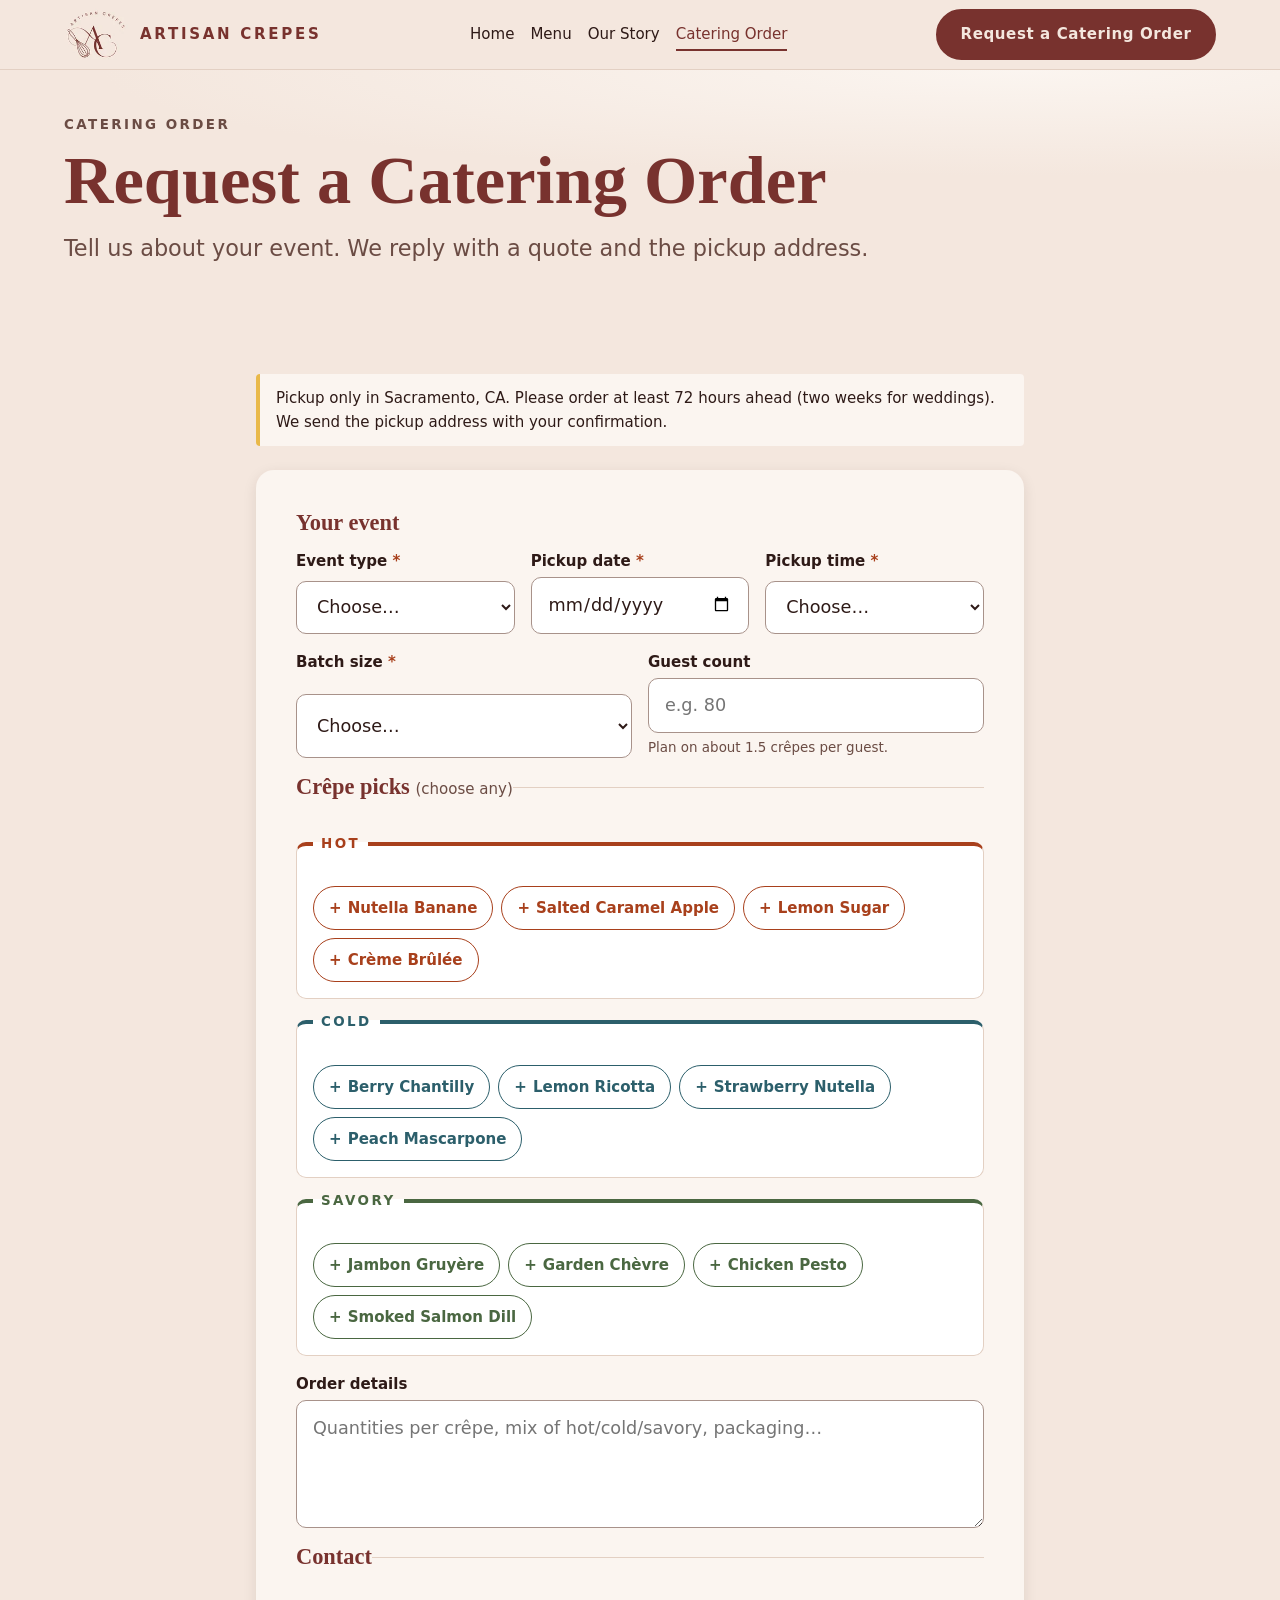
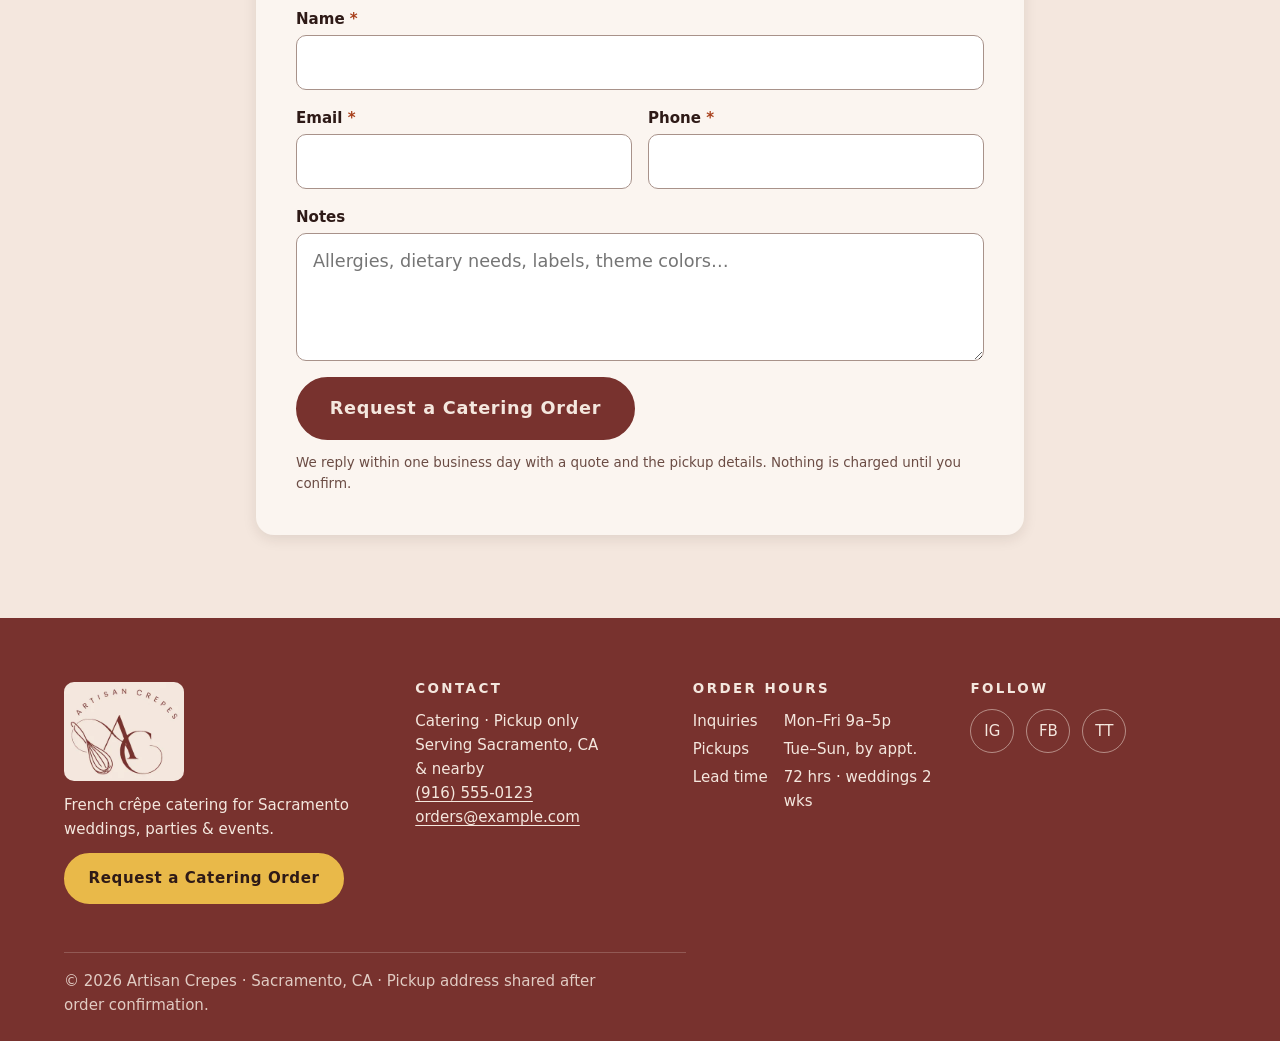
<file: order.html>
<!DOCTYPE html>
<html lang="en">
<head>
<meta charset="utf-8">
<meta name="viewport" content="width=device-width, initial-scale=1">
<title>Request a Catering Order | Crepes Sacramento | Artisan Crepes</title>
<meta name="description" content="Request crêpe catering for your Sacramento wedding, party or event. Choose hot, cold and savory crêpes, batch size and pickup time. Nothing charged online.">
<!-- PLACEHOLDER: replace artisancrepes.example.com with the real domain (also sitemap.xml, robots.txt) -->
<link rel="canonical" href="https://artisancrepes.example.com/order.html">
<meta property="og:type" content="website">
<meta property="og:title" content="Request a Catering Order | Crepes Sacramento | Artisan Crepes">
<meta property="og:description" content="Request crêpe catering for your Sacramento wedding, party or event. Choose hot, cold and savory crêpes, batch size and pickup time. Nothing charged online.">
<meta property="og:url" content="https://artisancrepes.example.com/order.html">
<meta property="og:image" content="https://artisancrepes.example.com/img/logo-full-563.webp">
<meta name="theme-color" content="#78322E">
<link rel="icon" href="/favicon.ico" sizes="any">
<link rel="icon" href="/favicon-32.png" type="image/png">
<link rel="apple-touch-icon" href="/apple-touch-icon.png">
<!-- Critical CSS inlined from css/tokens.css + css/base.css (design v1.1) + css/site.css; regenerate with build.py -->
<style>:root {--c-cream: #F4E7DE;--c-paper: #FBF5F0;--c-white: #FFFFFF;--c-wine: #78322E;--c-wine-dark: #5A2220;--c-ink: #2E1A17;--c-cocoa: #6B4C44;--c-hot: #A8401C;--c-cold: #2C5F6B;--c-savory: #4A6741;--c-butter: #E9B949;--c-line: #E3D0C3;--c-focus: #78322E;--accent-hot: var(--c-hot); --accent-cold: var(--c-cold); --accent-savory: var(--c-savory);--z-header: 5; --z-sticky-cta: 8;--sticky-cta-h: 5.5rem;--font-display: "Playfair Display", "Iowan Old Style", "Palatino Linotype", Palatino, "Book Antiqua", Georgia, serif;--font-body: system-ui, -apple-system, "Segoe UI", Roboto, "Helvetica Neue", Arial, sans-serif;--font-label: var(--font-body);--fs-xs: clamp(0.78rem, 0.76rem + 0.1vw, 0.84rem);--fs-sm: clamp(0.875rem, 0.85rem + 0.12vw, 0.94rem);--fs-base: clamp(1rem, 0.96rem + 0.18vw, 1.125rem);--fs-lg: clamp(1.2rem, 1.12rem + 0.35vw, 1.42rem);--fs-xl: clamp(1.44rem, 1.3rem + 0.65vw, 1.9rem);--fs-2xl: clamp(1.73rem, 1.48rem + 1.1vw, 2.53rem);--fs-3xl: clamp(2.07rem, 1.65rem + 1.9vw, 3.37rem);--fs-4xl: clamp(2.49rem, 1.8rem + 3.1vw, 4.5rem);--lh-tight: 1.1; --lh-snug: 1.3; --lh-body: 1.6;--tracking-caps: 0.18em;--sp-1: .25rem; --sp-2: .5rem; --sp-3: .75rem; --sp-4: 1rem; --sp-5: 1.5rem;--sp-6: 2rem; --sp-7: 3rem; --sp-8: 4rem; --sp-9: 6rem;--section-y: clamp(3rem, 2rem + 4vw, 6rem);--gutter: clamp(1rem, 0.5rem + 2.5vw, 2rem);--container: 72rem;--r-sm: 4px; --r-md: 10px; --r-lg: 18px; --r-pill: 999px;--sh-1: 0 1px 2px rgb(46 26 23 / .08);--sh-2: 0 4px 14px rgb(46 26 23 / .10);--sh-3: 0 12px 32px rgb(46 26 23 / .14);--ease: cubic-bezier(.2,.7,.2,1);--dur-fast: 120ms; --dur: 220ms; --dur-slow: 400ms;}@media (prefers-reduced-motion: reduce) { :root { --dur-fast: 0ms; --dur: 0ms; --dur-slow: 0ms; } }*,*::before,*::after{box-sizing:border-box}*{margin:0}html{-webkit-text-size-adjust:100%;text-size-adjust:100%}body{min-height:100vh;background:var(--c-cream);color:var(--c-ink);font:400 var(--fs-base)/var(--lh-body) var(--font-body);-webkit-font-smoothing:antialiased;text-rendering:optimizeLegibility}img,picture,svg,video{display:block;max-width:100%;height:auto}input,button,textarea,select{font:inherit;color:inherit}a{color:var(--c-wine);text-underline-offset:.18em;text-decoration-thickness:1px}a:hover{color:var(--c-wine-dark)}:focus-visible{outline:3px solid var(--c-focus);outline-offset:3px;border-radius:var(--r-sm)}.sr-only{position:absolute;width:1px;height:1px;overflow:hidden;clip:rect(0 0 0 0);white-space:nowrap}.skip{position:absolute;left:-999px}.skip:focus{left:var(--sp-4);top:var(--sp-4);background:var(--c-paper);padding:var(--sp-2) var(--sp-4);z-index:10}h1,h2,h3,h4{font-family:var(--font-display);color:var(--c-wine);line-height:var(--lh-tight);font-weight:600;text-wrap:balance}h1{font-size:var(--fs-4xl)} h2{font-size:var(--fs-3xl)} h3{font-size:var(--fs-xl);line-height:var(--lh-snug)} h4{font-size:var(--fs-lg)}p{max-width:65ch;text-wrap:pretty}.eyebrow{font:600 var(--fs-xs)/1 var(--font-label);letter-spacing:var(--tracking-caps);text-transform:uppercase;color:var(--c-cocoa)}.lead{font-size:var(--fs-lg);color:var(--c-cocoa)}.muted{color:var(--c-cocoa)}* + h2{margin-top:var(--sp-2)}.container{width:min(100% - 2*var(--gutter),var(--container));margin-inline:auto}.section{padding-block:var(--section-y)}.stack>*+*{margin-top:var(--sp-4)}.grid{display:grid;gap:var(--sp-5);grid-template-columns:repeat(auto-fill,minmax(min(100%,16rem),1fr))}.site-header{background:var(--c-cream);border-bottom:1px solid var(--c-line);position:sticky;top:0;z-index:5}.site-header .container{display:flex;align-items:center;justify-content:space-between;gap:var(--sp-4);padding-block:var(--sp-2)}.brand{display:flex;align-items:center;gap:var(--sp-3);text-decoration:none}.brand img{width:64px;height:auto}.brand span{font:600 var(--fs-sm)/1 var(--font-label);letter-spacing:var(--tracking-caps);text-transform:uppercase;color:var(--c-wine)}.nav{display:flex;gap:var(--sp-4);list-style:none;padding:0;font-size:var(--fs-sm)}.nav a{text-decoration:none;color:var(--c-ink);padding:var(--sp-2) 0}.nav a[aria-current]{color:var(--c-wine);box-shadow:inset 0 -2px 0 var(--c-wine)}@media (max-width:47.99em){.nav{display:none}.nav-toggle{display:inline-flex}}@media (min-width:48em){.nav-toggle{display:none}}.btn{display:inline-flex;align-items:center;justify-content:center;gap:var(--sp-2);min-height:44px;padding:.75em 1.5em;border-radius:var(--r-pill);border:2px solid var(--c-wine);background:var(--c-wine);color:var(--c-cream);font-weight:600;font-size:var(--fs-sm);letter-spacing:.04em;text-decoration:none;cursor:pointer;transition:background var(--dur) var(--ease),transform var(--dur-fast) var(--ease),box-shadow var(--dur) var(--ease)}.btn:hover{background:var(--c-wine-dark);border-color:var(--c-wine-dark);color:var(--c-cream);box-shadow:var(--sh-2)}.btn:active{transform:translateY(1px)}.btn--outline{background:transparent;color:var(--c-wine)}.btn--outline:hover{background:var(--c-wine);color:var(--c-cream)}.btn--ghost{background:transparent;border-color:transparent;color:var(--c-wine);text-decoration:underline}.btn--butter{background:var(--c-butter);border-color:var(--c-butter);color:var(--c-ink)}.btn--butter:hover{background:#DDA933;border-color:#DDA933;color:var(--c-ink)}.btn:disabled,.btn[aria-disabled=true]{opacity:.5;pointer-events:none}.hero{padding-block:var(--section-y);background:radial-gradient(120% 80% at 80% 0%,var(--c-paper),var(--c-cream) 60%)}.hero .container{display:grid;gap:var(--sp-6);align-items:center}.hero__mark{width:min(70%,320px);margin-inline:auto}.hero h1{margin-block:var(--sp-3) var(--sp-4)}.hero .actions{display:flex;flex-wrap:wrap;gap:var(--sp-3);margin-top:var(--sp-5)}@media (min-width:64em){.hero .container{grid-template-columns:1.2fr 1fr}.hero__mark{width:100%;max-width:400px}}.media{aspect-ratio:4/3;border-radius:var(--r-md);background:var(--c-line);overflow:hidden}.media img{width:100%;height:100%;object-fit:cover}.card{--accent:var(--c-wine);display:flex;flex-direction:column;background:var(--c-paper);border-radius:var(--r-lg);overflow:hidden;box-shadow:var(--sh-1);transition:box-shadow var(--dur) var(--ease),transform var(--dur) var(--ease)}.card:hover{box-shadow:var(--sh-3);transform:translateY(-2px)}.card .media{border-radius:0}.card__body{padding:var(--sp-5);display:flex;flex-direction:column;gap:var(--sp-2);flex:1}.card__top{display:flex;justify-content:space-between;align-items:baseline;gap:var(--sp-3)}.card h3{font-size:var(--fs-lg)}.price{font-weight:700;color:var(--c-ink);white-space:nowrap}.tag{align-self:flex-start;font:600 var(--fs-xs)/1 var(--font-label);letter-spacing:.1em;text-transform:uppercase;color:var(--accent);border:1px solid currentColor;border-radius:var(--r-pill);padding:.35em .7em}.menu-section{--accent:var(--c-wine);border-top:4px solid var(--accent);padding-top:var(--sp-6);margin-top:var(--sp-7)}.menu-section--hot{--accent:var(--c-hot)}.menu-section--cold{--accent:var(--c-cold)}.menu-section--savory{--accent:var(--c-savory)}.menu-section h2{color:var(--accent);display:flex;align-items:center;gap:var(--sp-3)}.menu-section h2::before{content:"";width:.5em;height:.5em;border-radius:50%;background:var(--accent)}.menu-section .card{--accent:inherit}.menu-list{list-style:none;padding:0;display:grid;gap:0 var(--sp-7)}@media (min-width:48em){.menu-list{grid-template-columns:1fr 1fr}}.menu-item{padding-block:var(--sp-4);border-bottom:1px dashed var(--c-line)}.menu-item__row{display:flex;align-items:baseline;gap:var(--sp-2)}.menu-item__row h3{font-size:var(--fs-lg);color:var(--c-ink)}.menu-item__row::after{content:"";order:1;flex:1;border-bottom:1px dotted var(--c-cocoa);opacity:.5}.menu-item__row .price{order:2}.menu-item p{font-size:var(--fs-sm);color:var(--c-cocoa);margin-top:var(--sp-1)}.diet{font-size:var(--fs-xs);font-weight:600;color:var(--accent);margin-left:var(--sp-2)}.form{display:grid;gap:var(--sp-4);max-width:40rem}@media (min-width:40em){.form .row{display:grid;grid-template-columns:1fr 1fr;gap:var(--sp-4)}}.field{display:grid;gap:var(--sp-1)}.field label{font-weight:600;font-size:var(--fs-sm)}.field .hint{font-size:var(--fs-xs);color:var(--c-cocoa)}.input,.select,.textarea{width:100%;min-height:44px;padding:.7em .9em;background:var(--c-white);border:1.5px solid #A8928A;border-radius:var(--r-md);transition:border-color var(--dur-fast),box-shadow var(--dur-fast)}.textarea{min-height:8rem;resize:vertical}.input:focus,.select:focus,.textarea:focus{outline:none;border-color:var(--c-wine);box-shadow:0 0 0 3px rgb(120 50 46 / .2)}.input:user-invalid,.textarea:user-invalid{border-color:var(--c-hot)}.error{font-size:var(--fs-xs);color:var(--c-hot);font-weight:600}.check{display:flex;gap:var(--sp-2);align-items:center;font-size:var(--fs-sm)}.check input{width:1.15rem;height:1.15rem;accent-color:var(--c-wine)}.hidden{display:none}.site-footer{background:var(--c-wine);color:var(--c-cream);padding-block:var(--sp-8) var(--sp-5);font-size:var(--fs-sm)}.site-footer a{color:var(--c-cream)}.site-footer h2{font-family:var(--font-label);font-size:var(--fs-xs);letter-spacing:var(--tracking-caps);text-transform:uppercase;color:var(--c-cream);margin-bottom:var(--sp-3)}.footer-grid{display:grid;gap:var(--sp-6)}@media (min-width:48em){.footer-grid{grid-template-columns:1.3fr 1fr 1fr 1fr}}.footer-logo{width:120px;border-radius:var(--r-md)}.hours{display:grid;grid-template-columns:auto auto;gap:var(--sp-1) var(--sp-4);justify-content:start}.socials{display:flex;gap:var(--sp-3);list-style:none;padding:0}.socials a{display:inline-grid;place-items:center;width:44px;height:44px;border:1px solid rgb(244 231 222 / .5);border-radius:50%;text-decoration:none}.legal{border-top:1px solid rgb(244 231 222 / .25);margin-top:var(--sp-7);padding-top:var(--sp-4);opacity:.85}.sticky-cta{position:fixed;inset:auto 0 0 0;z-index:8;padding:var(--sp-3) var(--gutter) calc(var(--sp-3) + env(safe-area-inset-bottom));background:rgb(244 231 222 / .96);border-top:1px solid var(--c-line);box-shadow:0 -6px 20px rgb(46 26 23 / .08);backdrop-filter:blur(6px)}.sticky-cta .btn{width:100%}@media (min-width:48em){.sticky-cta{display:none}}@media (max-width:47.99em){body{padding-bottom:5.5rem}}.btn--lg{min-height:52px;font-size:var(--fs-base);padding:.85em 1.8em}.events{display:flex;flex-wrap:wrap;gap:var(--sp-2);list-style:none;padding:0;margin-top:var(--sp-4)}.events li{font-size:var(--fs-xs);font-weight:600;letter-spacing:.08em;text-transform:uppercase;color:var(--c-wine);border:1px solid var(--c-wine);border-radius:var(--r-pill);padding:.4em .85em}.steps{display:grid;gap:var(--sp-5);counter-reset:s;list-style:none;padding:0}@media (min-width:48em){.steps{grid-template-columns:repeat(3,1fr)}}.steps li{counter-increment:s;background:var(--c-paper);border-radius:var(--r-lg);padding:var(--sp-5);box-shadow:var(--sh-1)}.steps li::before{content:counter(s);display:grid;place-items:center;width:2.25rem;height:2.25rem;border-radius:50%;background:var(--c-wine);color:var(--c-cream);font:600 var(--fs-base) var(--font-display);margin-bottom:var(--sp-3)}.notice{background:var(--c-paper);border-left:4px solid var(--c-butter);padding:var(--sp-3) var(--sp-4);border-radius:var(--r-sm);font-size:var(--fs-sm)}.order-form{max-width:48rem;background:var(--c-paper);padding:clamp(1.25rem,1rem + 2vw,2.5rem);border-radius:var(--r-lg);box-shadow:var(--sh-2)}.fieldset{border:0;padding:0;margin:0;display:grid;gap:var(--sp-4)}.fieldset+.fieldset{border-top:1px solid var(--c-line);padding-top:var(--sp-5)}.fieldset legend{font:600 var(--fs-lg)/1.2 var(--font-display);color:var(--c-wine);margin-bottom:var(--sp-3);padding:0}@media (min-width:40em){.row-3{display:grid;grid-template-columns:repeat(3,1fr);gap:var(--sp-4)}}.req{color:var(--c-hot)}.picks{--accent:var(--c-wine);border:1.5px solid var(--c-line);border-top:4px solid var(--accent);border-radius:var(--r-md);padding:var(--sp-4);background:var(--c-white)}.picks--hot{--accent:var(--c-hot)}.picks--cold{--accent:var(--c-cold)}.picks--savory{--accent:var(--c-savory)}.picks legend{font:700 var(--fs-xs)/1 var(--font-label);letter-spacing:var(--tracking-caps);text-transform:uppercase;color:var(--accent);padding:0 var(--sp-2)}.chips{display:flex;flex-wrap:wrap;gap:var(--sp-2);margin-top:var(--sp-2)}.chip-opt{position:relative}.chip-opt input{position:absolute;opacity:0;width:1px;height:1px}.chip-opt span{display:inline-flex;align-items:center;gap:.4em;min-height:44px;padding:.55em 1em;border:1.5px solid var(--accent);border-radius:var(--r-pill);color:var(--accent);font-size:var(--fs-sm);font-weight:600;cursor:pointer;transition:background var(--dur-fast),color var(--dur-fast)}.chip-opt span::before{content:"+";font-weight:700}.chip-opt input:checked+span{background:var(--accent);color:var(--c-white)}.chip-opt input:checked+span::before{content:"✓"}.chip-opt input:focus-visible+span{outline:3px solid var(--c-focus);outline-offset:2px}.form-foot{display:grid;gap:var(--sp-3);justify-items:start}.site-footer .btn--butter{color:var(--c-ink)}.nav-toggle{align-items:center;justify-content:center;min-height:44px;min-width:44px;padding:0 var(--sp-3);background:transparent;border:1.5px solid var(--c-wine);border-radius:var(--r-pill);color:var(--c-wine);font-weight:600;font-size:var(--fs-sm);cursor:pointer}.header-cta{display:none}@media (min-width:48em){.header-cta{display:inline-flex}}@media (max-width:47.99em){.site-header .container{flex-wrap:wrap}.site-header nav{order:3;width:100%}.nav.is-open{display:flex;flex-direction:column;gap:0;padding-bottom:var(--sp-3)}.nav.is-open a{display:block;padding:var(--sp-3) 0;border-top:1px solid var(--c-line)}}.media--hot{background:linear-gradient(135deg,var(--c-butter),var(--c-hot))}.media--cold{background:linear-gradient(135deg,var(--c-butter),var(--c-cold))}.media--savory{background:linear-gradient(135deg,var(--c-butter),var(--c-savory))}.card .btn{align-self:flex-start;margin-top:auto}.section-head{margin-bottom:var(--sp-6)}.section-head .eyebrow+h2,.section-head .eyebrow+h1{margin-top:var(--sp-3)}.center{text-align:center}.center p{margin-inline:auto}.page-hero{padding-block:var(--sp-7) var(--sp-5);background:radial-gradient(120% 80% at 80% 0%,var(--c-paper),var(--c-cream) 60%)}.page-hero h1{margin-block:var(--sp-3)}.jump{display:flex;flex-wrap:wrap;gap:var(--sp-2);list-style:none;padding:0;margin-top:var(--sp-4)}.jump a{display:inline-flex;align-items:center;min-height:44px;padding:0 1em;border:1.5px solid var(--accent);color:var(--accent);border-radius:var(--r-pill);font-weight:600;font-size:var(--fs-sm);text-decoration:none}.menu-section:first-child{margin-top:0}.menu-section .lead{margin-top:var(--sp-2);font-size:var(--fs-base)}.about{display:grid;gap:var(--sp-6);align-items:center}.about img{width:min(80%,360px);margin-inline:auto;border-radius:var(--r-lg)}.about .stack .btn{margin-top:var(--sp-5)}@media (min-width:64em){.about{grid-template-columns:1fr 1.3fr}}.order-form{margin-top:var(--sp-5);margin-inline:auto}.order-wrap .notice{max-width:48rem;margin-inline:auto}@media (prefers-reduced-motion:reduce){*{transition-duration:0s!important;scroll-behavior:auto!important}}</style>
</head>
<body>
<a class="skip" href="#main">Skip to content</a>
<header class="site-header"><div class="container">
<a class="brand" href="/"><img src="/img/logo-header-120.webp" width="64" height="53" alt=""><span>Artisan Crepes</span></a>
<button type="button" class="nav-toggle" aria-expanded="false" aria-controls="primary-nav">Menu</button>
<nav aria-label="Primary"><ul class="nav" id="primary-nav"><li><a href="/">Home</a></li><li><a href="/menu.html">Menu</a></li><li><a href="/about.html">Our Story</a></li><li><a href="/order.html" aria-current="page">Catering Order</a></li></ul></nav>
<a class="btn header-cta" href="/order.html">Request a Catering Order</a>
</div></header>
<main id="main">
<section class="page-hero"><div class="container"><p class="eyebrow">Catering order</p><h1>Request a Catering Order</h1>
<p class="lead">Tell us about your event. We reply with a quote and the pickup address.</p></div></section>
<div class="container section order-wrap">
<!-- PLACEHOLDER: lead times -->
<p class="notice">Pickup only in Sacramento, CA. Please order at least 72 hours ahead (two weeks for weddings). We send the pickup address with your confirmation.</p>
<form class="form order-form" name="catering-order" method="POST" action="/thank-you.html" data-netlify="true" netlify-honeypot="bot-field">
<input type="hidden" name="form-name" value="catering-order"><p class="hidden"><label>Leave blank <input type="text" name="bot-field"></label></p>
<fieldset class="fieldset"><legend>Your event</legend>
<div class="row-3"><div class="field"><label for="et">Event type <span class="req">*</span></label><select class="select" id="et" name="event-type" required><option value="">Choose…</option><option>Wedding</option><option>Birthday / party</option><option>Corporate / office</option><option>Shower / brunch</option><option>Holiday party</option><option>Other</option></select></div>
<div class="field"><label for="pd">Pickup date <span class="req">*</span></label><input class="input" id="pd" name="pickup-date" type="date" required></div>
<div class="field"><label for="pt">Pickup time <span class="req">*</span></label><select class="select" id="pt" name="pickup-time" required><option value="">Choose…</option><option>9:00 AM</option><option>11:00 AM</option><option>1:00 PM</option><option>3:00 PM</option><option>5:00 PM</option></select></div></div>
<div class="row"><div class="field"><label for="bs">Batch size <span class="req">*</span></label><select class="select" id="bs" name="batch-size" required><option value="">Choose…</option><option>2 dozen (24) · ~12–20 guests</option><option>4 dozen (48) · ~25–40 guests</option><option>6 dozen (72) · ~40–60 guests</option><option>10 dozen (120) · ~60–100 guests</option><option>15+ dozen · 100+ guests (custom quote)</option></select></div>
<div class="field"><label for="gc">Guest count</label><input class="input" id="gc" name="guest-count" type="number" min="10" step="1" inputmode="numeric" placeholder="e.g. 80"><span class="hint">Plan on about 1.5 crêpes per guest.</span></div></div></fieldset>
<fieldset class="fieldset"><legend>Crêpe picks <span class="muted" style="font:400 var(--fs-sm) var(--font-body)">(choose any)</span></legend>
<fieldset class="picks picks--hot"><legend>Hot</legend><div class="chips"><label class="chip-opt"><input type="checkbox" name="hot[]" value="Nutella Banane"><span>Nutella Banane</span></label><label class="chip-opt"><input type="checkbox" name="hot[]" value="Salted Caramel Apple"><span>Salted Caramel Apple</span></label><label class="chip-opt"><input type="checkbox" name="hot[]" value="Lemon Sugar"><span>Lemon Sugar</span></label><label class="chip-opt"><input type="checkbox" name="hot[]" value="Crème Brûlée"><span>Crème Brûlée</span></label></div></fieldset>
<fieldset class="picks picks--cold"><legend>Cold</legend><div class="chips"><label class="chip-opt"><input type="checkbox" name="cold[]" value="Berry Chantilly"><span>Berry Chantilly</span></label><label class="chip-opt"><input type="checkbox" name="cold[]" value="Lemon Ricotta"><span>Lemon Ricotta</span></label><label class="chip-opt"><input type="checkbox" name="cold[]" value="Strawberry Nutella"><span>Strawberry Nutella</span></label><label class="chip-opt"><input type="checkbox" name="cold[]" value="Peach Mascarpone"><span>Peach Mascarpone</span></label></div></fieldset>
<fieldset class="picks picks--savory"><legend>Savory</legend><div class="chips"><label class="chip-opt"><input type="checkbox" name="savory[]" value="Jambon Gruyère"><span>Jambon Gruyère</span></label><label class="chip-opt"><input type="checkbox" name="savory[]" value="Garden Chèvre"><span>Garden Chèvre</span></label><label class="chip-opt"><input type="checkbox" name="savory[]" value="Chicken Pesto"><span>Chicken Pesto</span></label><label class="chip-opt"><input type="checkbox" name="savory[]" value="Smoked Salmon Dill"><span>Smoked Salmon Dill</span></label></div></fieldset>
<div class="field"><label for="od">Order details</label><textarea class="textarea" id="od" name="order-details" placeholder="Quantities per crêpe, mix of hot/cold/savory, packaging…"></textarea></div></fieldset>
<fieldset class="fieldset"><legend>Contact</legend>
<div class="field"><label for="n">Name <span class="req">*</span></label><input class="input" id="n" name="name" type="text" autocomplete="name" required></div>
<div class="row"><div class="field"><label for="e">Email <span class="req">*</span></label><input class="input" id="e" name="email" type="email" autocomplete="email" required></div>
<div class="field"><label for="p">Phone <span class="req">*</span></label><input class="input" id="p" name="phone" type="tel" autocomplete="tel" required></div></div>
<div class="field"><label for="m">Notes</label><textarea class="textarea" id="m" name="notes" placeholder="Allergies, dietary needs, labels, theme colors…"></textarea></div></fieldset>
<div class="form-foot"><button class="btn btn--lg" type="submit">Request a Catering Order</button><span class="hint muted" style="font-size:var(--fs-xs)">We reply within one business day with a quote and the pickup details. Nothing is charged until you confirm.</span></div>
</form></div>
</main>
<footer class="site-footer"><div class="container"><div class="footer-grid">
<div><img class="footer-logo" src="/img/logo-mark-320.webp" width="120" height="99" alt="Artisan Crepes" loading="lazy" decoding="async"><p style="margin-top:var(--sp-3)">French crêpe catering for Sacramento weddings, parties &amp; events.</p><p style="margin-top:var(--sp-3)"><a class="btn btn--butter" href="/order.html">Request a Catering Order</a></p></div>
<div><h2>Contact</h2>
<!-- PLACEHOLDER: phone and email (also in schema on index.html) -->
<p>Catering · Pickup only<br>Serving Sacramento, CA &amp; nearby<br><a href="tel:+19165550123">(916)&nbsp;555&#8209;0123</a><br><a href="mailto:orders@example.com">orders@example.com</a></p></div>
<div><h2>Order hours</h2>
<!-- PLACEHOLDER: hours and lead times (also in schema on index.html) -->
<div class="hours"><span>Inquiries</span><span>Mon–Fri 9a–5p</span><span>Pickups</span><span>Tue–Sun, by appt.</span><span>Lead time</span><span>72 hrs · weddings 2 wks</span></div></div>
<div><h2>Follow</h2>
<!-- PLACEHOLDER: social profile URLs (also sameAs in schema) -->
<ul class="socials"><li><a href="https://instagram.com/" aria-label="Instagram" rel="noopener">IG</a></li><li><a href="https://facebook.com/" aria-label="Facebook" rel="noopener">FB</a></li><li><a href="https://tiktok.com/" aria-label="TikTok" rel="noopener">TT</a></li></ul></div>
</div><p class="legal">© 2026 Artisan Crepes · Sacramento, CA · Pickup address shared after order confirmation.</p></div></footer>
<div class="sticky-cta"><a class="btn btn--lg" href="/order.html">Request a Catering Order</a></div>
<script src="/js/nav.js" defer></script>
</body>
</html>
</file>
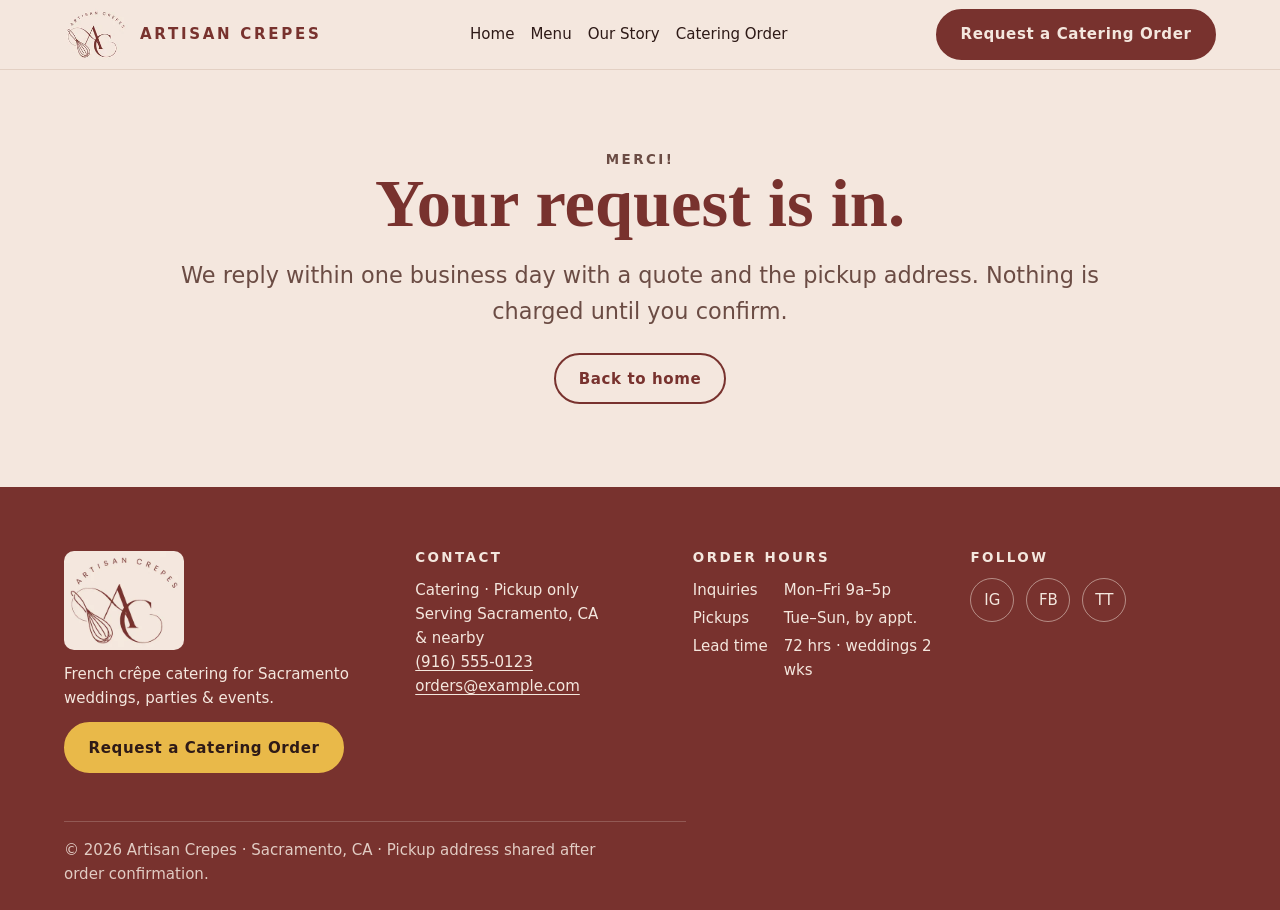
<file: thank-you.html>
<!DOCTYPE html>
<html lang="en">
<head>
<meta charset="utf-8">
<meta name="viewport" content="width=device-width, initial-scale=1">
<title>Thank You | Artisan Crepes</title>
<meta name="description" content="Thanks for your catering order request.">
<!-- PLACEHOLDER: replace artisancrepes.example.com with the real domain (also sitemap.xml, robots.txt) -->
<link rel="canonical" href="https://artisancrepes.example.com/thank-you.html">
<meta property="og:type" content="website">
<meta property="og:title" content="Thank You | Artisan Crepes">
<meta property="og:description" content="Thanks for your catering order request.">
<meta property="og:url" content="https://artisancrepes.example.com/thank-you.html">
<meta property="og:image" content="https://artisancrepes.example.com/img/logo-full-563.webp">
<meta name="theme-color" content="#78322E">
<link rel="icon" href="/favicon.ico" sizes="any">
<link rel="icon" href="/favicon-32.png" type="image/png">
<link rel="apple-touch-icon" href="/apple-touch-icon.png">
<!-- Critical CSS inlined from css/tokens.css + css/base.css (design v1.1) + css/site.css; regenerate with build.py -->
<style>:root {--c-cream: #F4E7DE;--c-paper: #FBF5F0;--c-white: #FFFFFF;--c-wine: #78322E;--c-wine-dark: #5A2220;--c-ink: #2E1A17;--c-cocoa: #6B4C44;--c-hot: #A8401C;--c-cold: #2C5F6B;--c-savory: #4A6741;--c-butter: #E9B949;--c-line: #E3D0C3;--c-focus: #78322E;--accent-hot: var(--c-hot); --accent-cold: var(--c-cold); --accent-savory: var(--c-savory);--z-header: 5; --z-sticky-cta: 8;--sticky-cta-h: 5.5rem;--font-display: "Playfair Display", "Iowan Old Style", "Palatino Linotype", Palatino, "Book Antiqua", Georgia, serif;--font-body: system-ui, -apple-system, "Segoe UI", Roboto, "Helvetica Neue", Arial, sans-serif;--font-label: var(--font-body);--fs-xs: clamp(0.78rem, 0.76rem + 0.1vw, 0.84rem);--fs-sm: clamp(0.875rem, 0.85rem + 0.12vw, 0.94rem);--fs-base: clamp(1rem, 0.96rem + 0.18vw, 1.125rem);--fs-lg: clamp(1.2rem, 1.12rem + 0.35vw, 1.42rem);--fs-xl: clamp(1.44rem, 1.3rem + 0.65vw, 1.9rem);--fs-2xl: clamp(1.73rem, 1.48rem + 1.1vw, 2.53rem);--fs-3xl: clamp(2.07rem, 1.65rem + 1.9vw, 3.37rem);--fs-4xl: clamp(2.49rem, 1.8rem + 3.1vw, 4.5rem);--lh-tight: 1.1; --lh-snug: 1.3; --lh-body: 1.6;--tracking-caps: 0.18em;--sp-1: .25rem; --sp-2: .5rem; --sp-3: .75rem; --sp-4: 1rem; --sp-5: 1.5rem;--sp-6: 2rem; --sp-7: 3rem; --sp-8: 4rem; --sp-9: 6rem;--section-y: clamp(3rem, 2rem + 4vw, 6rem);--gutter: clamp(1rem, 0.5rem + 2.5vw, 2rem);--container: 72rem;--r-sm: 4px; --r-md: 10px; --r-lg: 18px; --r-pill: 999px;--sh-1: 0 1px 2px rgb(46 26 23 / .08);--sh-2: 0 4px 14px rgb(46 26 23 / .10);--sh-3: 0 12px 32px rgb(46 26 23 / .14);--ease: cubic-bezier(.2,.7,.2,1);--dur-fast: 120ms; --dur: 220ms; --dur-slow: 400ms;}@media (prefers-reduced-motion: reduce) { :root { --dur-fast: 0ms; --dur: 0ms; --dur-slow: 0ms; } }*,*::before,*::after{box-sizing:border-box}*{margin:0}html{-webkit-text-size-adjust:100%;text-size-adjust:100%}body{min-height:100vh;background:var(--c-cream);color:var(--c-ink);font:400 var(--fs-base)/var(--lh-body) var(--font-body);-webkit-font-smoothing:antialiased;text-rendering:optimizeLegibility}img,picture,svg,video{display:block;max-width:100%;height:auto}input,button,textarea,select{font:inherit;color:inherit}a{color:var(--c-wine);text-underline-offset:.18em;text-decoration-thickness:1px}a:hover{color:var(--c-wine-dark)}:focus-visible{outline:3px solid var(--c-focus);outline-offset:3px;border-radius:var(--r-sm)}.sr-only{position:absolute;width:1px;height:1px;overflow:hidden;clip:rect(0 0 0 0);white-space:nowrap}.skip{position:absolute;left:-999px}.skip:focus{left:var(--sp-4);top:var(--sp-4);background:var(--c-paper);padding:var(--sp-2) var(--sp-4);z-index:10}h1,h2,h3,h4{font-family:var(--font-display);color:var(--c-wine);line-height:var(--lh-tight);font-weight:600;text-wrap:balance}h1{font-size:var(--fs-4xl)} h2{font-size:var(--fs-3xl)} h3{font-size:var(--fs-xl);line-height:var(--lh-snug)} h4{font-size:var(--fs-lg)}p{max-width:65ch;text-wrap:pretty}.eyebrow{font:600 var(--fs-xs)/1 var(--font-label);letter-spacing:var(--tracking-caps);text-transform:uppercase;color:var(--c-cocoa)}.lead{font-size:var(--fs-lg);color:var(--c-cocoa)}.muted{color:var(--c-cocoa)}* + h2{margin-top:var(--sp-2)}.container{width:min(100% - 2*var(--gutter),var(--container));margin-inline:auto}.section{padding-block:var(--section-y)}.stack>*+*{margin-top:var(--sp-4)}.grid{display:grid;gap:var(--sp-5);grid-template-columns:repeat(auto-fill,minmax(min(100%,16rem),1fr))}.site-header{background:var(--c-cream);border-bottom:1px solid var(--c-line);position:sticky;top:0;z-index:5}.site-header .container{display:flex;align-items:center;justify-content:space-between;gap:var(--sp-4);padding-block:var(--sp-2)}.brand{display:flex;align-items:center;gap:var(--sp-3);text-decoration:none}.brand img{width:64px;height:auto}.brand span{font:600 var(--fs-sm)/1 var(--font-label);letter-spacing:var(--tracking-caps);text-transform:uppercase;color:var(--c-wine)}.nav{display:flex;gap:var(--sp-4);list-style:none;padding:0;font-size:var(--fs-sm)}.nav a{text-decoration:none;color:var(--c-ink);padding:var(--sp-2) 0}.nav a[aria-current]{color:var(--c-wine);box-shadow:inset 0 -2px 0 var(--c-wine)}@media (max-width:47.99em){.nav{display:none}.nav-toggle{display:inline-flex}}@media (min-width:48em){.nav-toggle{display:none}}.btn{display:inline-flex;align-items:center;justify-content:center;gap:var(--sp-2);min-height:44px;padding:.75em 1.5em;border-radius:var(--r-pill);border:2px solid var(--c-wine);background:var(--c-wine);color:var(--c-cream);font-weight:600;font-size:var(--fs-sm);letter-spacing:.04em;text-decoration:none;cursor:pointer;transition:background var(--dur) var(--ease),transform var(--dur-fast) var(--ease),box-shadow var(--dur) var(--ease)}.btn:hover{background:var(--c-wine-dark);border-color:var(--c-wine-dark);color:var(--c-cream);box-shadow:var(--sh-2)}.btn:active{transform:translateY(1px)}.btn--outline{background:transparent;color:var(--c-wine)}.btn--outline:hover{background:var(--c-wine);color:var(--c-cream)}.btn--ghost{background:transparent;border-color:transparent;color:var(--c-wine);text-decoration:underline}.btn--butter{background:var(--c-butter);border-color:var(--c-butter);color:var(--c-ink)}.btn--butter:hover{background:#DDA933;border-color:#DDA933;color:var(--c-ink)}.btn:disabled,.btn[aria-disabled=true]{opacity:.5;pointer-events:none}.hero{padding-block:var(--section-y);background:radial-gradient(120% 80% at 80% 0%,var(--c-paper),var(--c-cream) 60%)}.hero .container{display:grid;gap:var(--sp-6);align-items:center}.hero__mark{width:min(70%,320px);margin-inline:auto}.hero h1{margin-block:var(--sp-3) var(--sp-4)}.hero .actions{display:flex;flex-wrap:wrap;gap:var(--sp-3);margin-top:var(--sp-5)}@media (min-width:64em){.hero .container{grid-template-columns:1.2fr 1fr}.hero__mark{width:100%;max-width:400px}}.media{aspect-ratio:4/3;border-radius:var(--r-md);background:var(--c-line);overflow:hidden}.media img{width:100%;height:100%;object-fit:cover}.card{--accent:var(--c-wine);display:flex;flex-direction:column;background:var(--c-paper);border-radius:var(--r-lg);overflow:hidden;box-shadow:var(--sh-1);transition:box-shadow var(--dur) var(--ease),transform var(--dur) var(--ease)}.card:hover{box-shadow:var(--sh-3);transform:translateY(-2px)}.card .media{border-radius:0}.card__body{padding:var(--sp-5);display:flex;flex-direction:column;gap:var(--sp-2);flex:1}.card__top{display:flex;justify-content:space-between;align-items:baseline;gap:var(--sp-3)}.card h3{font-size:var(--fs-lg)}.price{font-weight:700;color:var(--c-ink);white-space:nowrap}.tag{align-self:flex-start;font:600 var(--fs-xs)/1 var(--font-label);letter-spacing:.1em;text-transform:uppercase;color:var(--accent);border:1px solid currentColor;border-radius:var(--r-pill);padding:.35em .7em}.menu-section{--accent:var(--c-wine);border-top:4px solid var(--accent);padding-top:var(--sp-6);margin-top:var(--sp-7)}.menu-section--hot{--accent:var(--c-hot)}.menu-section--cold{--accent:var(--c-cold)}.menu-section--savory{--accent:var(--c-savory)}.menu-section h2{color:var(--accent);display:flex;align-items:center;gap:var(--sp-3)}.menu-section h2::before{content:"";width:.5em;height:.5em;border-radius:50%;background:var(--accent)}.menu-section .card{--accent:inherit}.menu-list{list-style:none;padding:0;display:grid;gap:0 var(--sp-7)}@media (min-width:48em){.menu-list{grid-template-columns:1fr 1fr}}.menu-item{padding-block:var(--sp-4);border-bottom:1px dashed var(--c-line)}.menu-item__row{display:flex;align-items:baseline;gap:var(--sp-2)}.menu-item__row h3{font-size:var(--fs-lg);color:var(--c-ink)}.menu-item__row::after{content:"";order:1;flex:1;border-bottom:1px dotted var(--c-cocoa);opacity:.5}.menu-item__row .price{order:2}.menu-item p{font-size:var(--fs-sm);color:var(--c-cocoa);margin-top:var(--sp-1)}.diet{font-size:var(--fs-xs);font-weight:600;color:var(--accent);margin-left:var(--sp-2)}.form{display:grid;gap:var(--sp-4);max-width:40rem}@media (min-width:40em){.form .row{display:grid;grid-template-columns:1fr 1fr;gap:var(--sp-4)}}.field{display:grid;gap:var(--sp-1)}.field label{font-weight:600;font-size:var(--fs-sm)}.field .hint{font-size:var(--fs-xs);color:var(--c-cocoa)}.input,.select,.textarea{width:100%;min-height:44px;padding:.7em .9em;background:var(--c-white);border:1.5px solid #A8928A;border-radius:var(--r-md);transition:border-color var(--dur-fast),box-shadow var(--dur-fast)}.textarea{min-height:8rem;resize:vertical}.input:focus,.select:focus,.textarea:focus{outline:none;border-color:var(--c-wine);box-shadow:0 0 0 3px rgb(120 50 46 / .2)}.input:user-invalid,.textarea:user-invalid{border-color:var(--c-hot)}.error{font-size:var(--fs-xs);color:var(--c-hot);font-weight:600}.check{display:flex;gap:var(--sp-2);align-items:center;font-size:var(--fs-sm)}.check input{width:1.15rem;height:1.15rem;accent-color:var(--c-wine)}.hidden{display:none}.site-footer{background:var(--c-wine);color:var(--c-cream);padding-block:var(--sp-8) var(--sp-5);font-size:var(--fs-sm)}.site-footer a{color:var(--c-cream)}.site-footer h2{font-family:var(--font-label);font-size:var(--fs-xs);letter-spacing:var(--tracking-caps);text-transform:uppercase;color:var(--c-cream);margin-bottom:var(--sp-3)}.footer-grid{display:grid;gap:var(--sp-6)}@media (min-width:48em){.footer-grid{grid-template-columns:1.3fr 1fr 1fr 1fr}}.footer-logo{width:120px;border-radius:var(--r-md)}.hours{display:grid;grid-template-columns:auto auto;gap:var(--sp-1) var(--sp-4);justify-content:start}.socials{display:flex;gap:var(--sp-3);list-style:none;padding:0}.socials a{display:inline-grid;place-items:center;width:44px;height:44px;border:1px solid rgb(244 231 222 / .5);border-radius:50%;text-decoration:none}.legal{border-top:1px solid rgb(244 231 222 / .25);margin-top:var(--sp-7);padding-top:var(--sp-4);opacity:.85}.sticky-cta{position:fixed;inset:auto 0 0 0;z-index:8;padding:var(--sp-3) var(--gutter) calc(var(--sp-3) + env(safe-area-inset-bottom));background:rgb(244 231 222 / .96);border-top:1px solid var(--c-line);box-shadow:0 -6px 20px rgb(46 26 23 / .08);backdrop-filter:blur(6px)}.sticky-cta .btn{width:100%}@media (min-width:48em){.sticky-cta{display:none}}@media (max-width:47.99em){body{padding-bottom:5.5rem}}.btn--lg{min-height:52px;font-size:var(--fs-base);padding:.85em 1.8em}.events{display:flex;flex-wrap:wrap;gap:var(--sp-2);list-style:none;padding:0;margin-top:var(--sp-4)}.events li{font-size:var(--fs-xs);font-weight:600;letter-spacing:.08em;text-transform:uppercase;color:var(--c-wine);border:1px solid var(--c-wine);border-radius:var(--r-pill);padding:.4em .85em}.steps{display:grid;gap:var(--sp-5);counter-reset:s;list-style:none;padding:0}@media (min-width:48em){.steps{grid-template-columns:repeat(3,1fr)}}.steps li{counter-increment:s;background:var(--c-paper);border-radius:var(--r-lg);padding:var(--sp-5);box-shadow:var(--sh-1)}.steps li::before{content:counter(s);display:grid;place-items:center;width:2.25rem;height:2.25rem;border-radius:50%;background:var(--c-wine);color:var(--c-cream);font:600 var(--fs-base) var(--font-display);margin-bottom:var(--sp-3)}.notice{background:var(--c-paper);border-left:4px solid var(--c-butter);padding:var(--sp-3) var(--sp-4);border-radius:var(--r-sm);font-size:var(--fs-sm)}.order-form{max-width:48rem;background:var(--c-paper);padding:clamp(1.25rem,1rem + 2vw,2.5rem);border-radius:var(--r-lg);box-shadow:var(--sh-2)}.fieldset{border:0;padding:0;margin:0;display:grid;gap:var(--sp-4)}.fieldset+.fieldset{border-top:1px solid var(--c-line);padding-top:var(--sp-5)}.fieldset legend{font:600 var(--fs-lg)/1.2 var(--font-display);color:var(--c-wine);margin-bottom:var(--sp-3);padding:0}@media (min-width:40em){.row-3{display:grid;grid-template-columns:repeat(3,1fr);gap:var(--sp-4)}}.req{color:var(--c-hot)}.picks{--accent:var(--c-wine);border:1.5px solid var(--c-line);border-top:4px solid var(--accent);border-radius:var(--r-md);padding:var(--sp-4);background:var(--c-white)}.picks--hot{--accent:var(--c-hot)}.picks--cold{--accent:var(--c-cold)}.picks--savory{--accent:var(--c-savory)}.picks legend{font:700 var(--fs-xs)/1 var(--font-label);letter-spacing:var(--tracking-caps);text-transform:uppercase;color:var(--accent);padding:0 var(--sp-2)}.chips{display:flex;flex-wrap:wrap;gap:var(--sp-2);margin-top:var(--sp-2)}.chip-opt{position:relative}.chip-opt input{position:absolute;opacity:0;width:1px;height:1px}.chip-opt span{display:inline-flex;align-items:center;gap:.4em;min-height:44px;padding:.55em 1em;border:1.5px solid var(--accent);border-radius:var(--r-pill);color:var(--accent);font-size:var(--fs-sm);font-weight:600;cursor:pointer;transition:background var(--dur-fast),color var(--dur-fast)}.chip-opt span::before{content:"+";font-weight:700}.chip-opt input:checked+span{background:var(--accent);color:var(--c-white)}.chip-opt input:checked+span::before{content:"✓"}.chip-opt input:focus-visible+span{outline:3px solid var(--c-focus);outline-offset:2px}.form-foot{display:grid;gap:var(--sp-3);justify-items:start}.site-footer .btn--butter{color:var(--c-ink)}.nav-toggle{align-items:center;justify-content:center;min-height:44px;min-width:44px;padding:0 var(--sp-3);background:transparent;border:1.5px solid var(--c-wine);border-radius:var(--r-pill);color:var(--c-wine);font-weight:600;font-size:var(--fs-sm);cursor:pointer}.header-cta{display:none}@media (min-width:48em){.header-cta{display:inline-flex}}@media (max-width:47.99em){.site-header .container{flex-wrap:wrap}.site-header nav{order:3;width:100%}.nav.is-open{display:flex;flex-direction:column;gap:0;padding-bottom:var(--sp-3)}.nav.is-open a{display:block;padding:var(--sp-3) 0;border-top:1px solid var(--c-line)}}.media--hot{background:linear-gradient(135deg,var(--c-butter),var(--c-hot))}.media--cold{background:linear-gradient(135deg,var(--c-butter),var(--c-cold))}.media--savory{background:linear-gradient(135deg,var(--c-butter),var(--c-savory))}.card .btn{align-self:flex-start;margin-top:auto}.section-head{margin-bottom:var(--sp-6)}.section-head .eyebrow+h2,.section-head .eyebrow+h1{margin-top:var(--sp-3)}.center{text-align:center}.center p{margin-inline:auto}.page-hero{padding-block:var(--sp-7) var(--sp-5);background:radial-gradient(120% 80% at 80% 0%,var(--c-paper),var(--c-cream) 60%)}.page-hero h1{margin-block:var(--sp-3)}.jump{display:flex;flex-wrap:wrap;gap:var(--sp-2);list-style:none;padding:0;margin-top:var(--sp-4)}.jump a{display:inline-flex;align-items:center;min-height:44px;padding:0 1em;border:1.5px solid var(--accent);color:var(--accent);border-radius:var(--r-pill);font-weight:600;font-size:var(--fs-sm);text-decoration:none}.menu-section:first-child{margin-top:0}.menu-section .lead{margin-top:var(--sp-2);font-size:var(--fs-base)}.about{display:grid;gap:var(--sp-6);align-items:center}.about img{width:min(80%,360px);margin-inline:auto;border-radius:var(--r-lg)}.about .stack .btn{margin-top:var(--sp-5)}@media (min-width:64em){.about{grid-template-columns:1fr 1.3fr}}.order-form{margin-top:var(--sp-5);margin-inline:auto}.order-wrap .notice{max-width:48rem;margin-inline:auto}@media (prefers-reduced-motion:reduce){*{transition-duration:0s!important;scroll-behavior:auto!important}}</style>
<meta name="robots" content="noindex">
</head>
<body>
<a class="skip" href="#main">Skip to content</a>
<header class="site-header"><div class="container">
<a class="brand" href="/"><img src="/img/logo-header-120.webp" width="64" height="53" alt=""><span>Artisan Crepes</span></a>
<button type="button" class="nav-toggle" aria-expanded="false" aria-controls="primary-nav">Menu</button>
<nav aria-label="Primary"><ul class="nav" id="primary-nav"><li><a href="/">Home</a></li><li><a href="/menu.html">Menu</a></li><li><a href="/about.html">Our Story</a></li><li><a href="/order.html">Catering Order</a></li></ul></nav>
<a class="btn header-cta" href="/order.html">Request a Catering Order</a>
</div></header>
<main id="main">
<section class="section"><div class="container center"><p class="eyebrow">Merci!</p><h1>Your request is in.</h1><p class="lead" style="margin-top:var(--sp-4)">We reply within one business day with a quote and the pickup address. Nothing is charged until you confirm.</p><p style="margin-top:var(--sp-5)"><a class="btn btn--outline" href="/">Back to home</a></p></div></section>
</main>
<footer class="site-footer"><div class="container"><div class="footer-grid">
<div><img class="footer-logo" src="/img/logo-mark-320.webp" width="120" height="99" alt="Artisan Crepes" loading="lazy" decoding="async"><p style="margin-top:var(--sp-3)">French crêpe catering for Sacramento weddings, parties &amp; events.</p><p style="margin-top:var(--sp-3)"><a class="btn btn--butter" href="/order.html">Request a Catering Order</a></p></div>
<div><h2>Contact</h2>
<!-- PLACEHOLDER: phone and email (also in schema on index.html) -->
<p>Catering · Pickup only<br>Serving Sacramento, CA &amp; nearby<br><a href="tel:+19165550123">(916)&nbsp;555&#8209;0123</a><br><a href="mailto:orders@example.com">orders@example.com</a></p></div>
<div><h2>Order hours</h2>
<!-- PLACEHOLDER: hours and lead times (also in schema on index.html) -->
<div class="hours"><span>Inquiries</span><span>Mon–Fri 9a–5p</span><span>Pickups</span><span>Tue–Sun, by appt.</span><span>Lead time</span><span>72 hrs · weddings 2 wks</span></div></div>
<div><h2>Follow</h2>
<!-- PLACEHOLDER: social profile URLs (also sameAs in schema) -->
<ul class="socials"><li><a href="https://instagram.com/" aria-label="Instagram" rel="noopener">IG</a></li><li><a href="https://facebook.com/" aria-label="Facebook" rel="noopener">FB</a></li><li><a href="https://tiktok.com/" aria-label="TikTok" rel="noopener">TT</a></li></ul></div>
</div><p class="legal">© 2026 Artisan Crepes · Sacramento, CA · Pickup address shared after order confirmation.</p></div></footer>
<div class="sticky-cta"><a class="btn btn--lg" href="/order.html">Request a Catering Order</a></div>
<script src="/js/nav.js" defer></script>
</body>
</html>
</file>
